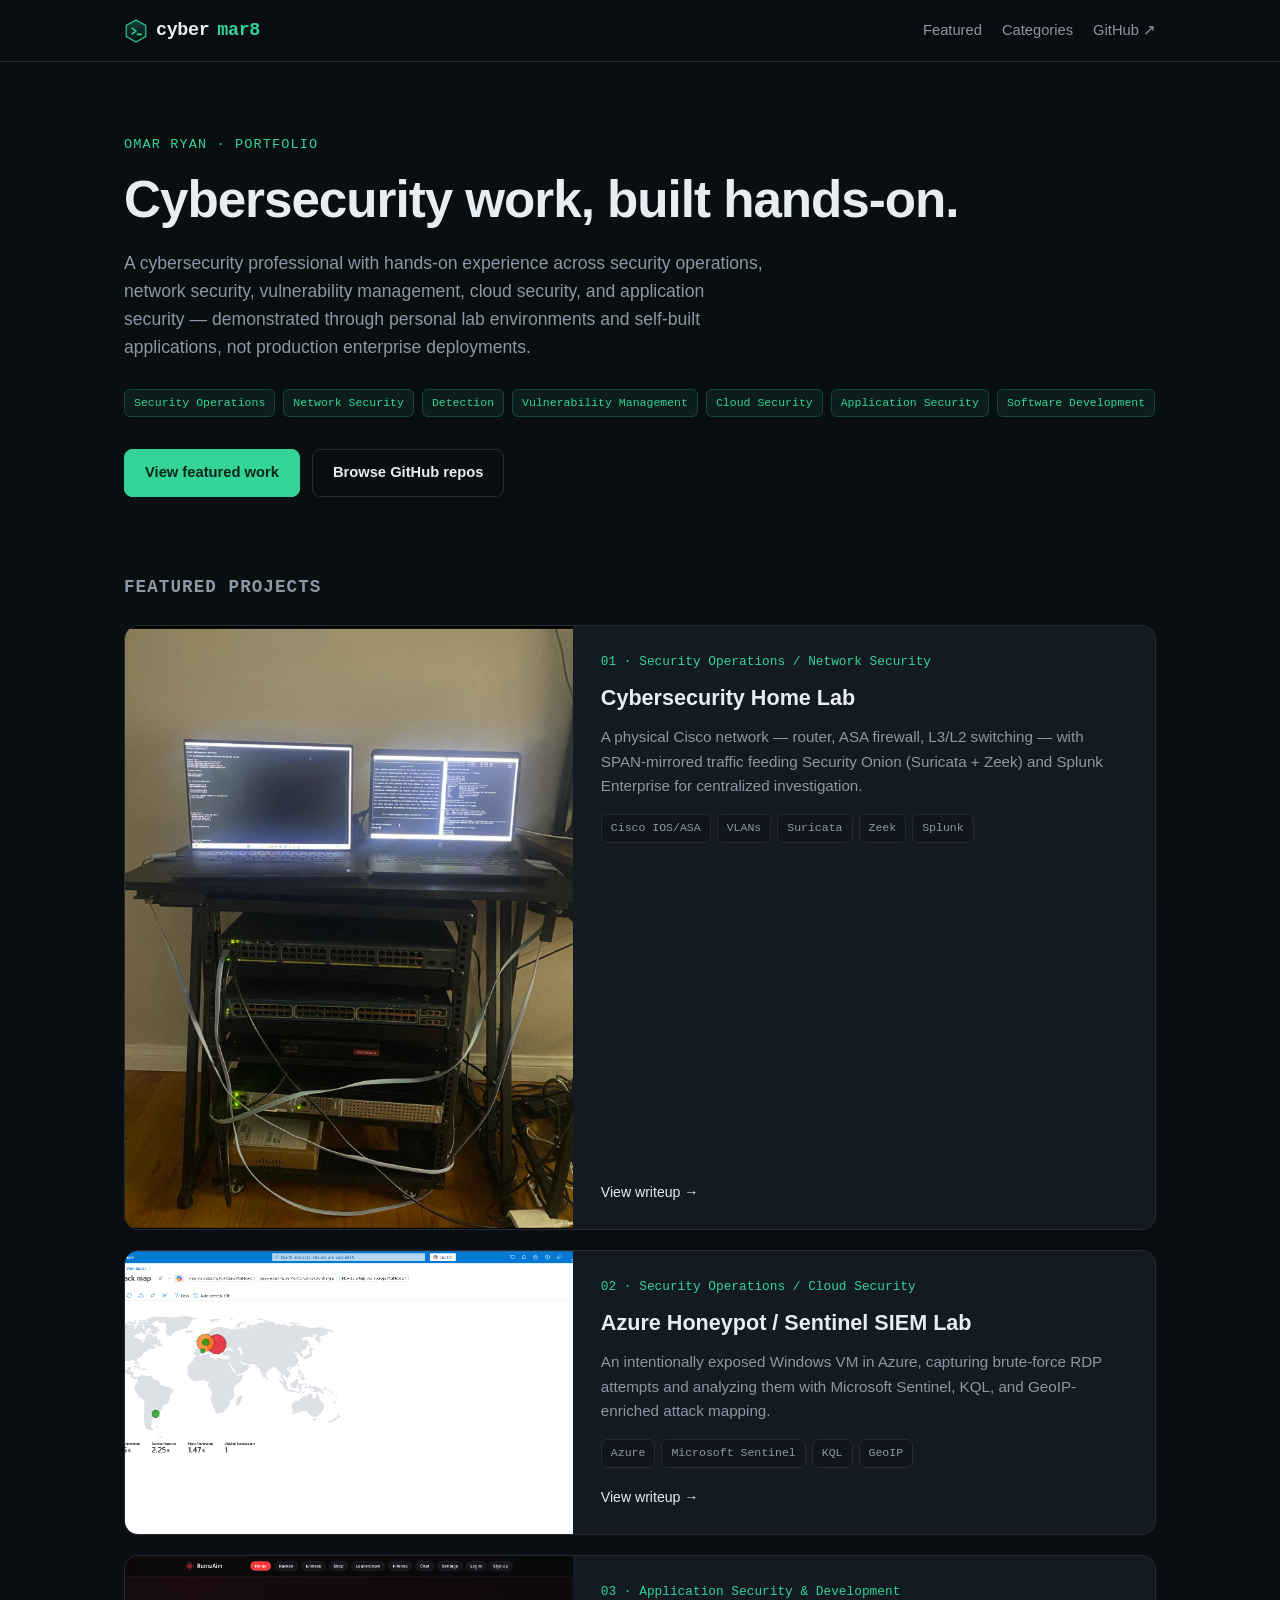
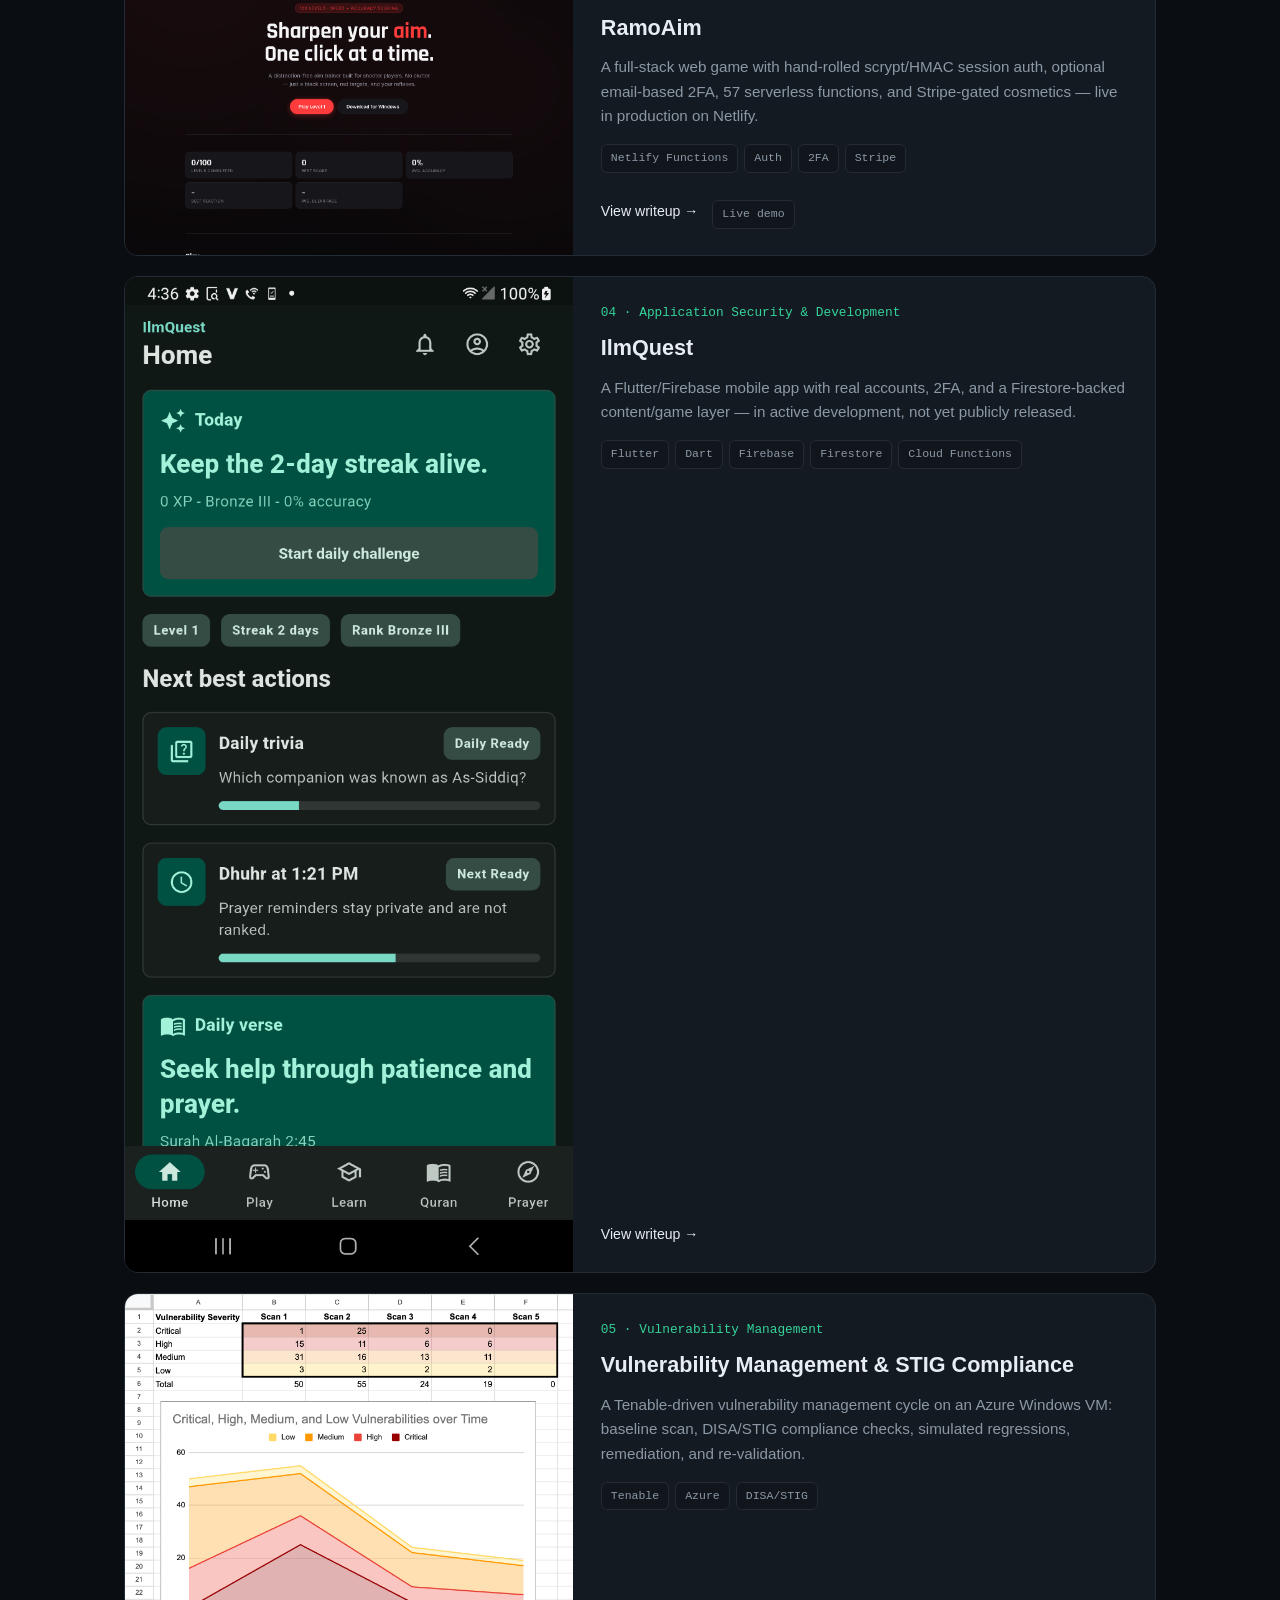
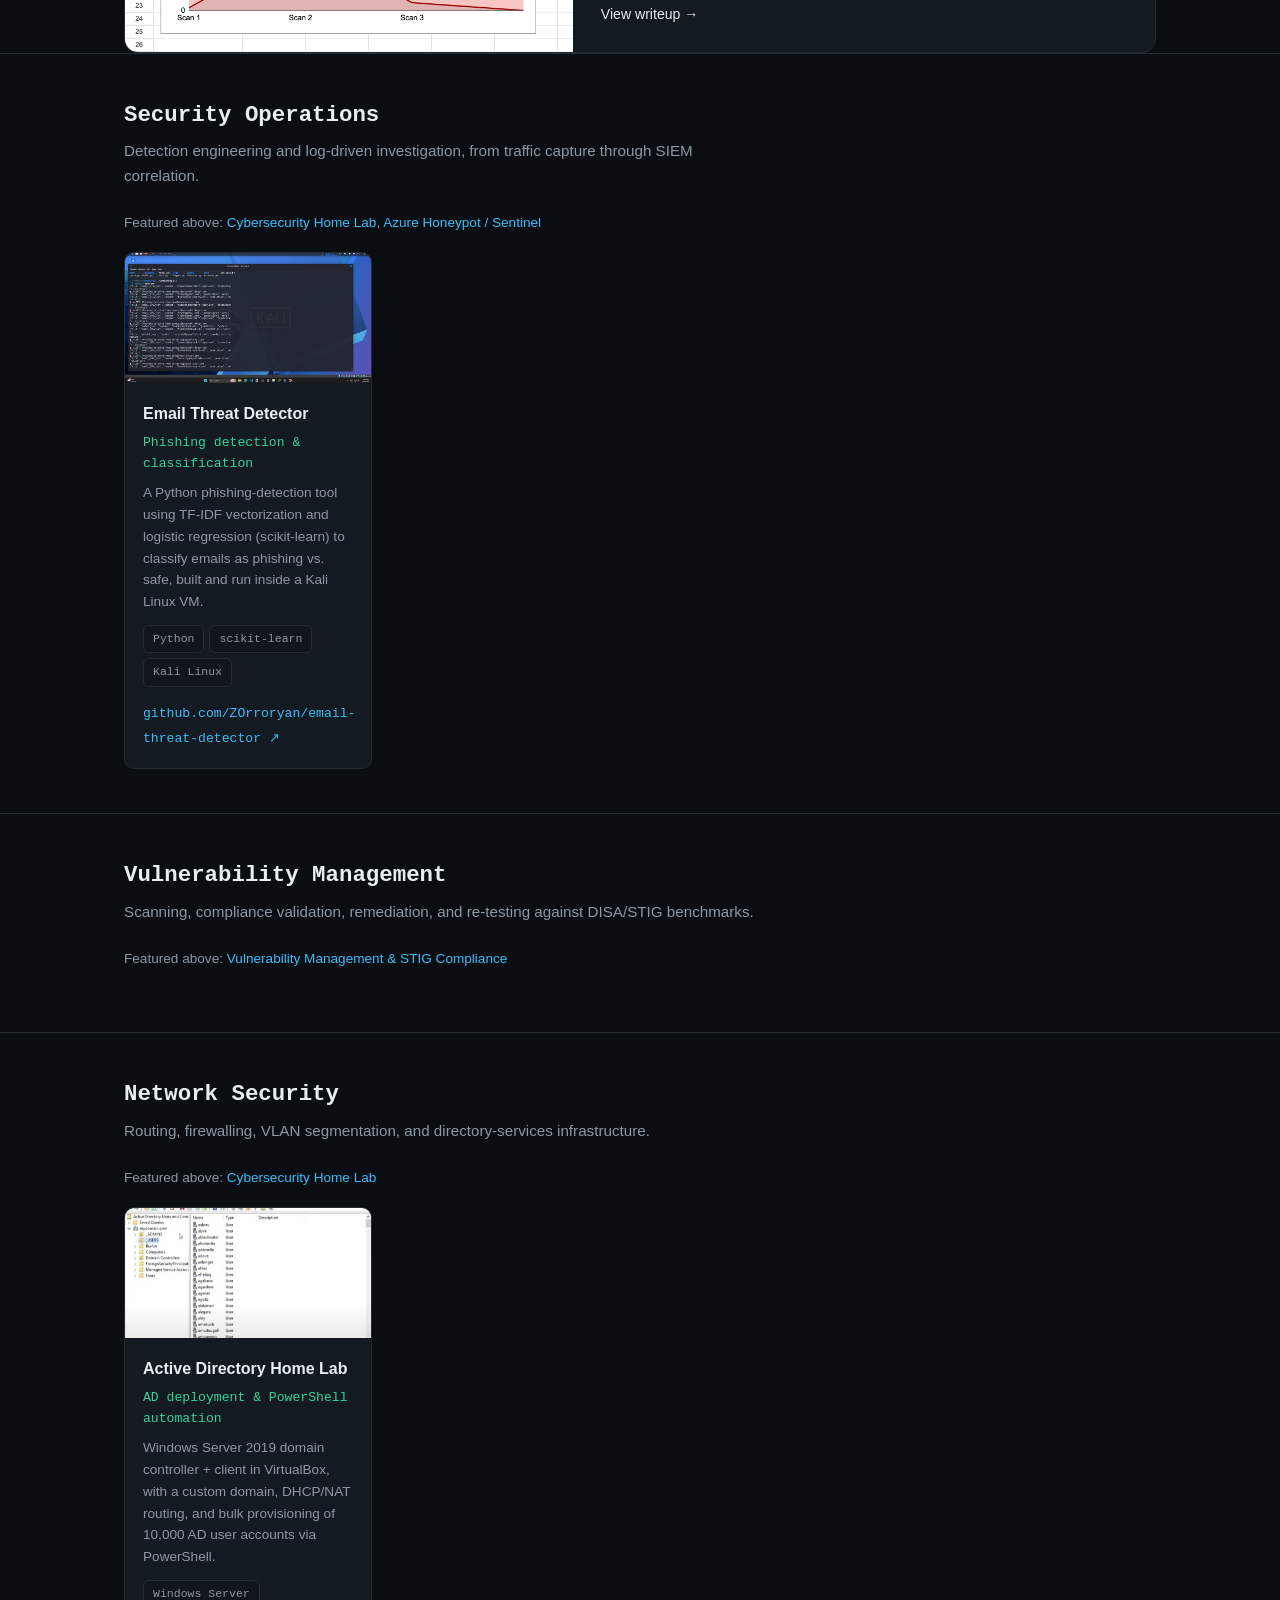
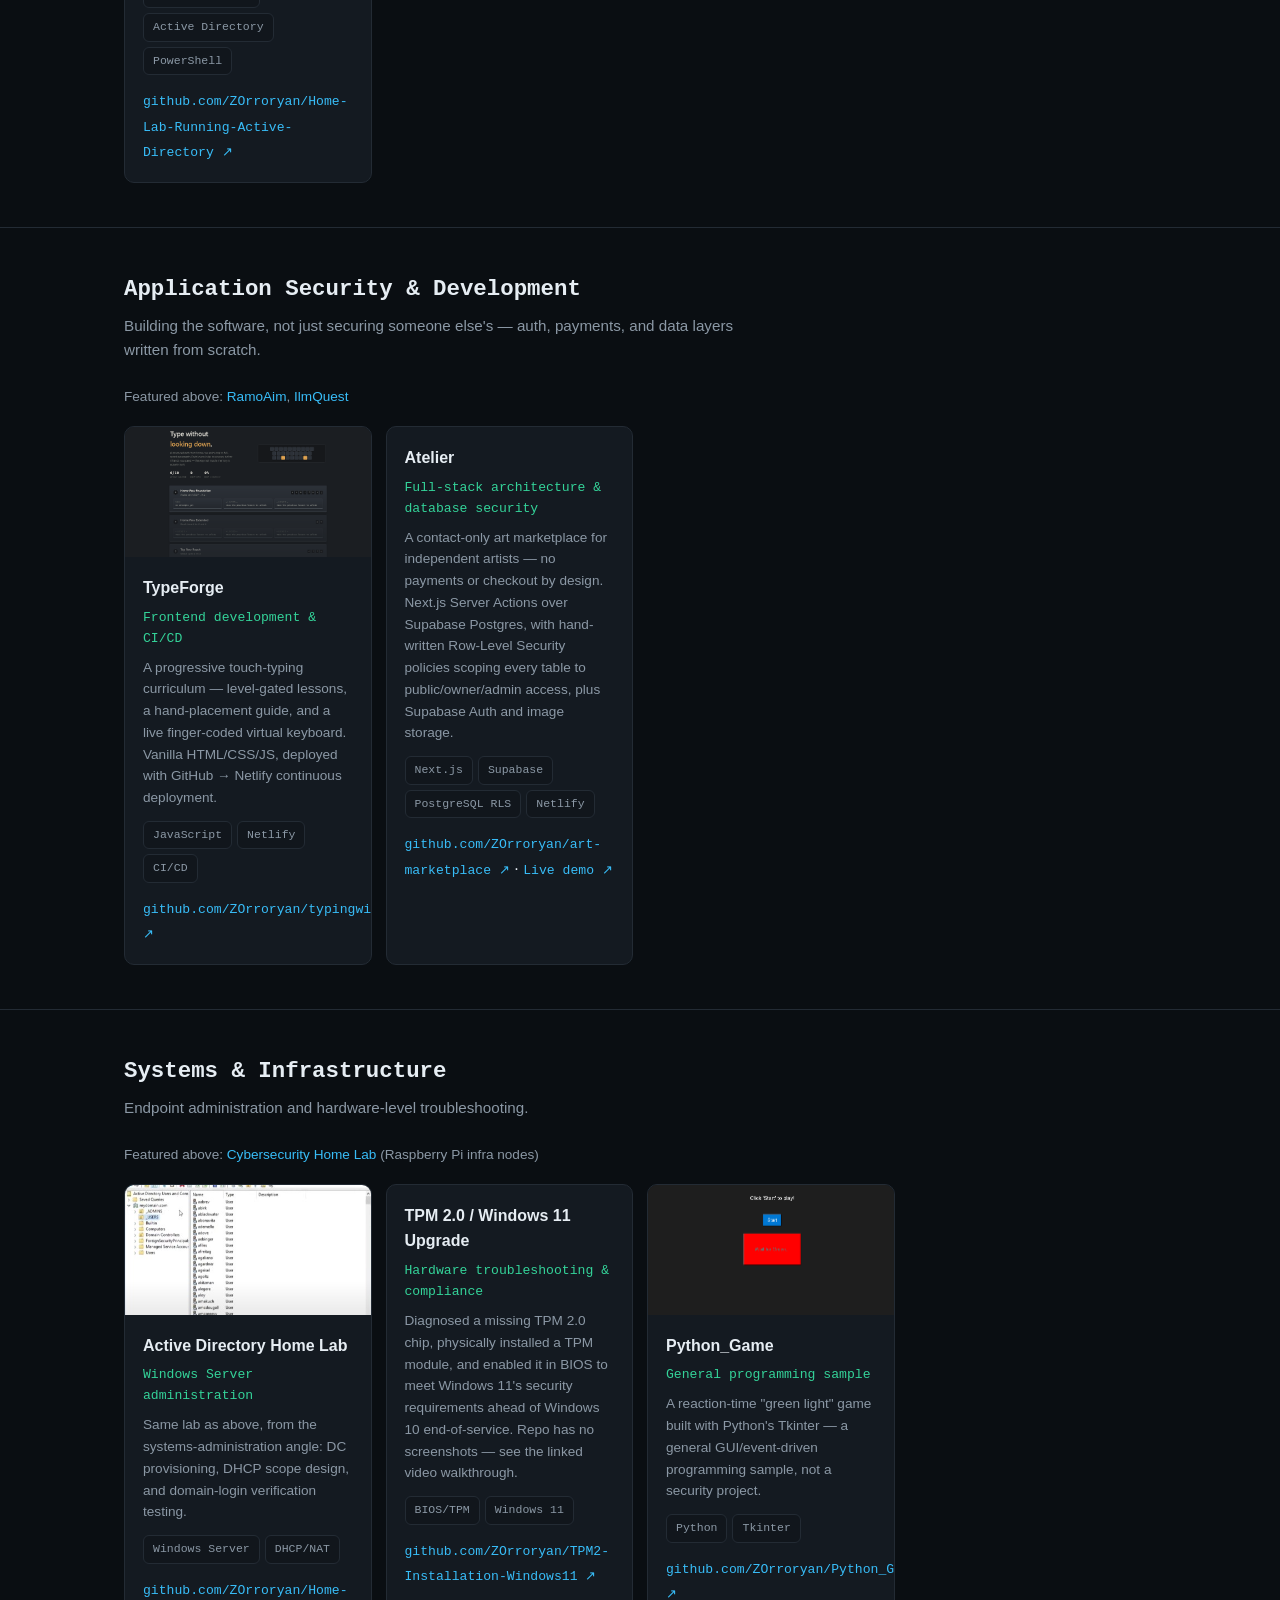
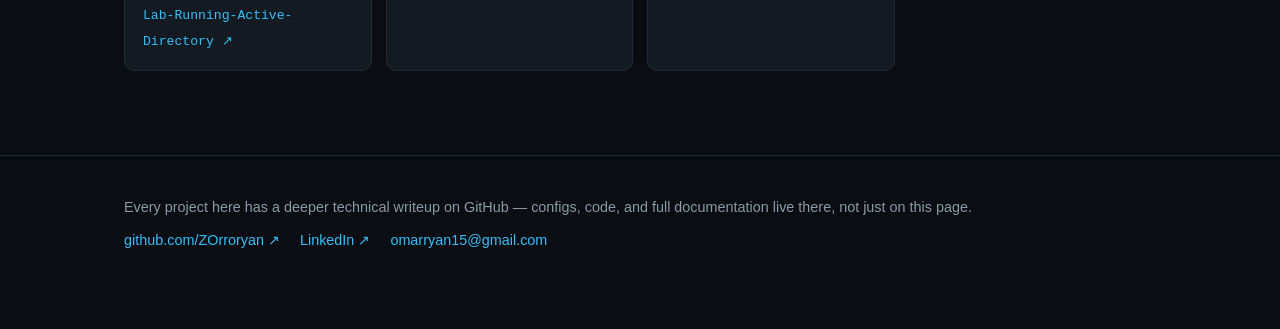
<file: index.html>
<!DOCTYPE html>
<html lang="en">
<head>
<meta charset="UTF-8" />
<meta name="viewport" content="width=device-width, initial-scale=1.0" />
<title>Omar Ryan — Cybersecurity Portfolio</title>
<meta name="description" content="Cybersecurity portfolio: security operations, network security, vulnerability management, cloud security, and application security work by Omar Ryan." />
<link rel="icon" href="logo.svg" type="image/svg+xml" />
<link rel="icon" href="favicon-32.png" sizes="32x32" type="image/png" />
<link rel="apple-touch-icon" href="apple-touch-icon.png" />
<link rel="stylesheet" href="styles.css" />
</head>
<body>

<header class="site">
  <div class="wrap">
    <div class="brand"><img class="brand-icon" src="logo.svg" alt="" />cyber<span>mar8</span></div>
    <nav class="site-nav">
      <a href="#featured">Featured</a>
      <a href="#security-operations">Categories</a>
      <a href="https://github.com/ZOrroryan" target="_blank" rel="noopener">GitHub ↗</a>
    </nav>
  </div>
</header>

<section class="hero">
  <div class="wrap">
    <div class="kicker">Omar Ryan · Portfolio</div>
    <h1>Cybersecurity work, built hands-on.</h1>
    <p class="lede">
      A cybersecurity professional with hands-on experience across security operations,
      network security, vulnerability management, cloud security, and application security —
      demonstrated through personal lab environments and self-built applications, not
      production enterprise deployments.
    </p>
    <div class="disciplines">
      <span class="tag accent">Security Operations</span>
      <span class="tag accent">Network Security</span>
      <span class="tag accent">Detection</span>
      <span class="tag accent">Vulnerability Management</span>
      <span class="tag accent">Cloud Security</span>
      <span class="tag accent">Application Security</span>
      <span class="tag accent">Software Development</span>
    </div>
    <div class="cta">
      <a class="btn primary" href="#featured">View featured work</a>
      <a class="btn ghost" href="https://github.com/ZOrroryan" target="_blank" rel="noopener">Browse GitHub repos</a>
    </div>
  </div>
</section>

<section id="featured" style="padding: 20px 0 0;">
  <div class="wrap">
    <h2 class="section-title">Featured projects</h2>
    <div class="featured-grid">

      <a class="featured-card" href="projects/home-lab.html" style="color: inherit;">
        <div class="thumb"><img src="images/home-lab/rack-build.png" alt="Physical Cisco rack: router, ASA firewall, and switches" /></div>
        <div class="body">
          <div class="num">01 · Security Operations / Network Security</div>
          <h3>Cybersecurity Home Lab</h3>
          <p>A physical Cisco network — router, ASA firewall, L3/L2 switching — with SPAN-mirrored traffic feeding Security Onion (Suricata + Zeek) and Splunk Enterprise for centralized investigation.</p>
          <div class="tags">
            <span class="tag">Cisco IOS/ASA</span><span class="tag">VLANs</span><span class="tag">Suricata</span><span class="tag">Zeek</span><span class="tag">Splunk</span>
          </div>
          <div class="links"><span>View writeup →</span></div>
        </div>
      </a>

      <a class="featured-card" href="projects/azure-honeypot.html" style="color: inherit;">
        <div class="thumb"><img src="images/azure-honeypot/attack-map.png" alt="Microsoft Sentinel workbook mapping honeypot attack origins" /></div>
        <div class="body">
          <div class="num">02 · Security Operations / Cloud Security</div>
          <h3>Azure Honeypot / Sentinel SIEM Lab</h3>
          <p>An intentionally exposed Windows VM in Azure, capturing brute-force RDP attempts and analyzing them with Microsoft Sentinel, KQL, and GeoIP-enriched attack mapping.</p>
          <div class="tags">
            <span class="tag">Azure</span><span class="tag">Microsoft Sentinel</span><span class="tag">KQL</span><span class="tag">GeoIP</span>
          </div>
          <div class="links"><span>View writeup →</span></div>
        </div>
      </a>

      <a class="featured-card" href="projects/ramoaim.html" style="color: inherit;">
        <div class="thumb"><img src="images/ramoaim/landing.png" alt="RamoAim landing page" /></div>
        <div class="body">
          <div class="num">03 · Application Security &amp; Development</div>
          <h3>RamoAim</h3>
          <p>A full-stack web game with hand-rolled scrypt/HMAC session auth, optional email-based 2FA, 57 serverless functions, and Stripe-gated cosmetics — live in production on Netlify.</p>
          <div class="tags">
            <span class="tag">Netlify Functions</span><span class="tag">Auth</span><span class="tag">2FA</span><span class="tag">Stripe</span>
          </div>
          <div class="links"><span>View writeup →</span> <span class="tag">Live demo</span></div>
        </div>
      </a>

      <a class="featured-card" href="projects/ilmquest.html" style="color: inherit;">
        <div class="thumb" style="background:#0a0e12;">
          <img src="images/ilmquest/home.png" alt="IlmQuest home screen on a physical test device" style="object-fit: contain;" />
        </div>
        <div class="body">
          <div class="num">04 · Application Security &amp; Development</div>
          <h3>IlmQuest</h3>
          <p>A Flutter/Firebase mobile app with real accounts, 2FA, and a Firestore-backed content/game layer — in active development, not yet publicly released.</p>
          <div class="tags">
            <span class="tag">Flutter</span><span class="tag">Dart</span><span class="tag">Firebase</span><span class="tag">Firestore</span><span class="tag">Cloud Functions</span>
          </div>
          <div class="links"><span>View writeup →</span></div>
        </div>
      </a>

      <a class="featured-card" href="projects/vuln-management.html" style="color: inherit;">
        <div class="thumb"><img src="images/vuln-mgmt/scan-trend.png" alt="Vulnerability count trend across four Tenable scans" /></div>
        <div class="body">
          <div class="num">05 · Vulnerability Management</div>
          <h3>Vulnerability Management &amp; STIG Compliance</h3>
          <p>A Tenable-driven vulnerability management cycle on an Azure Windows VM: baseline scan, DISA/STIG compliance checks, simulated regressions, remediation, and re-validation.</p>
          <div class="tags">
            <span class="tag">Tenable</span><span class="tag">Azure</span><span class="tag">DISA/STIG</span>
          </div>
          <div class="links"><span>View writeup →</span></div>
        </div>
      </a>

    </div>
  </div>
</section>

<section class="category" id="security-operations">
  <div class="wrap">
    <h2>Security Operations</h2>
    <p class="category-desc">Detection engineering and log-driven investigation, from traffic capture through SIEM correlation.</p>
    <p class="featured-ref">Featured above: <a href="projects/home-lab.html">Cybersecurity Home Lab</a>, <a href="projects/azure-honeypot.html">Azure Honeypot / Sentinel</a></p>
    <div class="project-grid">
      <div class="project-card">
        <div class="thumb"><img src="images/email-threat/detection-run.jpg" alt="Terminal output showing phishing detection alerts" /></div>
        <div class="card-body">
          <h4>Email Threat Detector</h4>
          <div class="skill">Phishing detection &amp; classification</div>
          <p>A Python phishing-detection tool using TF-IDF vectorization and logistic regression (scikit-learn) to classify emails as phishing vs. safe, built and run inside a Kali Linux VM.</p>
          <div class="tags"><span class="tag">Python</span><span class="tag">scikit-learn</span><span class="tag">Kali Linux</span></div>
          <a class="repo-link" href="https://github.com/ZOrroryan/email-threat-detector" target="_blank" rel="noopener">github.com/ZOrroryan/email-threat-detector ↗</a>
        </div>
      </div>
    </div>
  </div>
</section>

<section class="category" id="vulnerability-management">
  <div class="wrap">
    <h2>Vulnerability Management</h2>
    <p class="category-desc">Scanning, compliance validation, remediation, and re-testing against DISA/STIG benchmarks.</p>
    <p class="featured-ref">Featured above: <a href="projects/vuln-management.html">Vulnerability Management &amp; STIG Compliance</a></p>
  </div>
</section>

<section class="category" id="network-security">
  <div class="wrap">
    <h2>Network Security</h2>
    <p class="category-desc">Routing, firewalling, VLAN segmentation, and directory-services infrastructure.</p>
    <p class="featured-ref">Featured above: <a href="projects/home-lab.html">Cybersecurity Home Lab</a></p>
    <div class="project-grid">
      <div class="project-card">
        <div class="thumb"><img src="images/ad-lab/users-created.jpg" alt="Active Directory Users OU showing accounts created by script" /></div>
        <div class="card-body">
          <h4>Active Directory Home Lab</h4>
          <div class="skill">AD deployment &amp; PowerShell automation</div>
          <p>Windows Server 2019 domain controller + client in VirtualBox, with a custom domain, DHCP/NAT routing, and bulk provisioning of 10,000 AD user accounts via PowerShell.</p>
          <div class="tags"><span class="tag">Windows Server</span><span class="tag">Active Directory</span><span class="tag">PowerShell</span></div>
          <a class="repo-link" href="https://github.com/ZOrroryan/Home-Lab-Running-Active-Directory" target="_blank" rel="noopener">github.com/ZOrroryan/Home-Lab-Running-Active-Directory ↗</a>
        </div>
      </div>
    </div>
  </div>
</section>

<section class="category" id="application-security">
  <div class="wrap">
    <h2>Application Security &amp; Development</h2>
    <p class="category-desc">Building the software, not just securing someone else's — auth, payments, and data layers written from scratch.</p>
    <p class="featured-ref">Featured above: <a href="projects/ramoaim.html">RamoAim</a>, <a href="projects/ilmquest.html">IlmQuest</a></p>
    <div class="project-grid">
      <div class="project-card">
        <div class="thumb"><img src="images/typeforge/dashboard.png" alt="TypeForge level dashboard" /></div>
        <div class="card-body">
          <h4>TypeForge</h4>
          <div class="skill">Frontend development &amp; CI/CD</div>
          <p>A progressive touch-typing curriculum — level-gated lessons, a hand-placement guide, and a live finger-coded virtual keyboard. Vanilla HTML/CSS/JS, deployed with GitHub → Netlify continuous deployment.</p>
          <div class="tags"><span class="tag">JavaScript</span><span class="tag">Netlify</span><span class="tag">CI/CD</span></div>
          <a class="repo-link" href="https://github.com/ZOrroryan/typingwithramo" target="_blank" rel="noopener">github.com/ZOrroryan/typingwithramo ↗</a>
        </div>
      </div>
      <div class="project-card">
        <div class="card-body">
          <h4>Atelier</h4>
          <div class="skill">Full-stack architecture &amp; database security</div>
          <p>A contact-only art marketplace for independent artists — no payments or checkout by design. Next.js Server Actions over Supabase Postgres, with hand-written Row-Level Security policies scoping every table to public/owner/admin access, plus Supabase Auth and image storage.</p>
          <div class="tags"><span class="tag">Next.js</span><span class="tag">Supabase</span><span class="tag">PostgreSQL RLS</span><span class="tag">Netlify</span></div>
          <a class="repo-link" href="https://github.com/ZOrroryan/art-marketplace" target="_blank" rel="noopener">github.com/ZOrroryan/art-marketplace ↗</a>
          · <a class="repo-link" href="https://atelier-art-marketplace.netlify.app" target="_blank" rel="noopener">Live demo ↗</a>
        </div>
      </div>
    </div>
  </div>
</section>

<section class="category" id="systems-infrastructure">
  <div class="wrap">
    <h2>Systems &amp; Infrastructure</h2>
    <p class="category-desc">Endpoint administration and hardware-level troubleshooting.</p>
    <p class="featured-ref">Featured above: <a href="projects/home-lab.html">Cybersecurity Home Lab</a> (Raspberry Pi infra nodes)</p>
    <div class="project-grid">
      <div class="project-card">
        <div class="thumb"><img src="images/ad-lab/users-created.jpg" alt="Active Directory Users OU showing accounts created by script" /></div>
        <div class="card-body">
          <h4>Active Directory Home Lab</h4>
          <div class="skill">Windows Server administration</div>
          <p>Same lab as above, from the systems-administration angle: DC provisioning, DHCP scope design, and domain-login verification testing.</p>
          <div class="tags"><span class="tag">Windows Server</span><span class="tag">DHCP/NAT</span></div>
          <a class="repo-link" href="https://github.com/ZOrroryan/Home-Lab-Running-Active-Directory" target="_blank" rel="noopener">github.com/ZOrroryan/Home-Lab-Running-Active-Directory ↗</a>
        </div>
      </div>
      <div class="project-card">
        <div class="card-body">
          <h4>TPM 2.0 / Windows 11 Upgrade</h4>
          <div class="skill">Hardware troubleshooting &amp; compliance</div>
          <p>Diagnosed a missing TPM 2.0 chip, physically installed a TPM module, and enabled it in BIOS to meet Windows 11's security requirements ahead of Windows 10 end-of-service. Repo has no screenshots — see the linked video walkthrough.</p>
          <div class="tags"><span class="tag">BIOS/TPM</span><span class="tag">Windows 11</span></div>
          <a class="repo-link" href="https://github.com/ZOrroryan/TPM2-Installation-Windows11" target="_blank" rel="noopener">github.com/ZOrroryan/TPM2-Installation-Windows11 ↗</a>
        </div>
      </div>
      <div class="project-card">
        <div class="thumb"><img src="images/python-game/gameplay.png" alt="Python Green Light Game gameplay" /></div>
        <div class="card-body">
          <h4>Python_Game</h4>
          <div class="skill">General programming sample</div>
          <p>A reaction-time "green light" game built with Python's Tkinter — a general GUI/event-driven programming sample, not a security project.</p>
          <div class="tags"><span class="tag">Python</span><span class="tag">Tkinter</span></div>
          <a class="repo-link" href="https://github.com/ZOrroryan/Python_Game" target="_blank" rel="noopener">github.com/ZOrroryan/Python_Game ↗</a>
        </div>
      </div>
    </div>
  </div>
</section>

<footer class="site">
  <div class="wrap">
    <div>Every project here has a deeper technical writeup on GitHub — configs, code, and full documentation live there, not just on this page.</div>
    <div class="links">
      <a href="https://github.com/ZOrroryan" target="_blank" rel="noopener">github.com/ZOrroryan ↗</a>
      <a href="https://www.linkedin.com/in/omar-ryan-64547a224/" target="_blank" rel="noopener">LinkedIn ↗</a>
      <a href="mailto:omarryan15@gmail.com">omarryan15@gmail.com</a>
    </div>
  </div>
</footer>

<script src="background.js"></script>
</body>
</html>
</file>
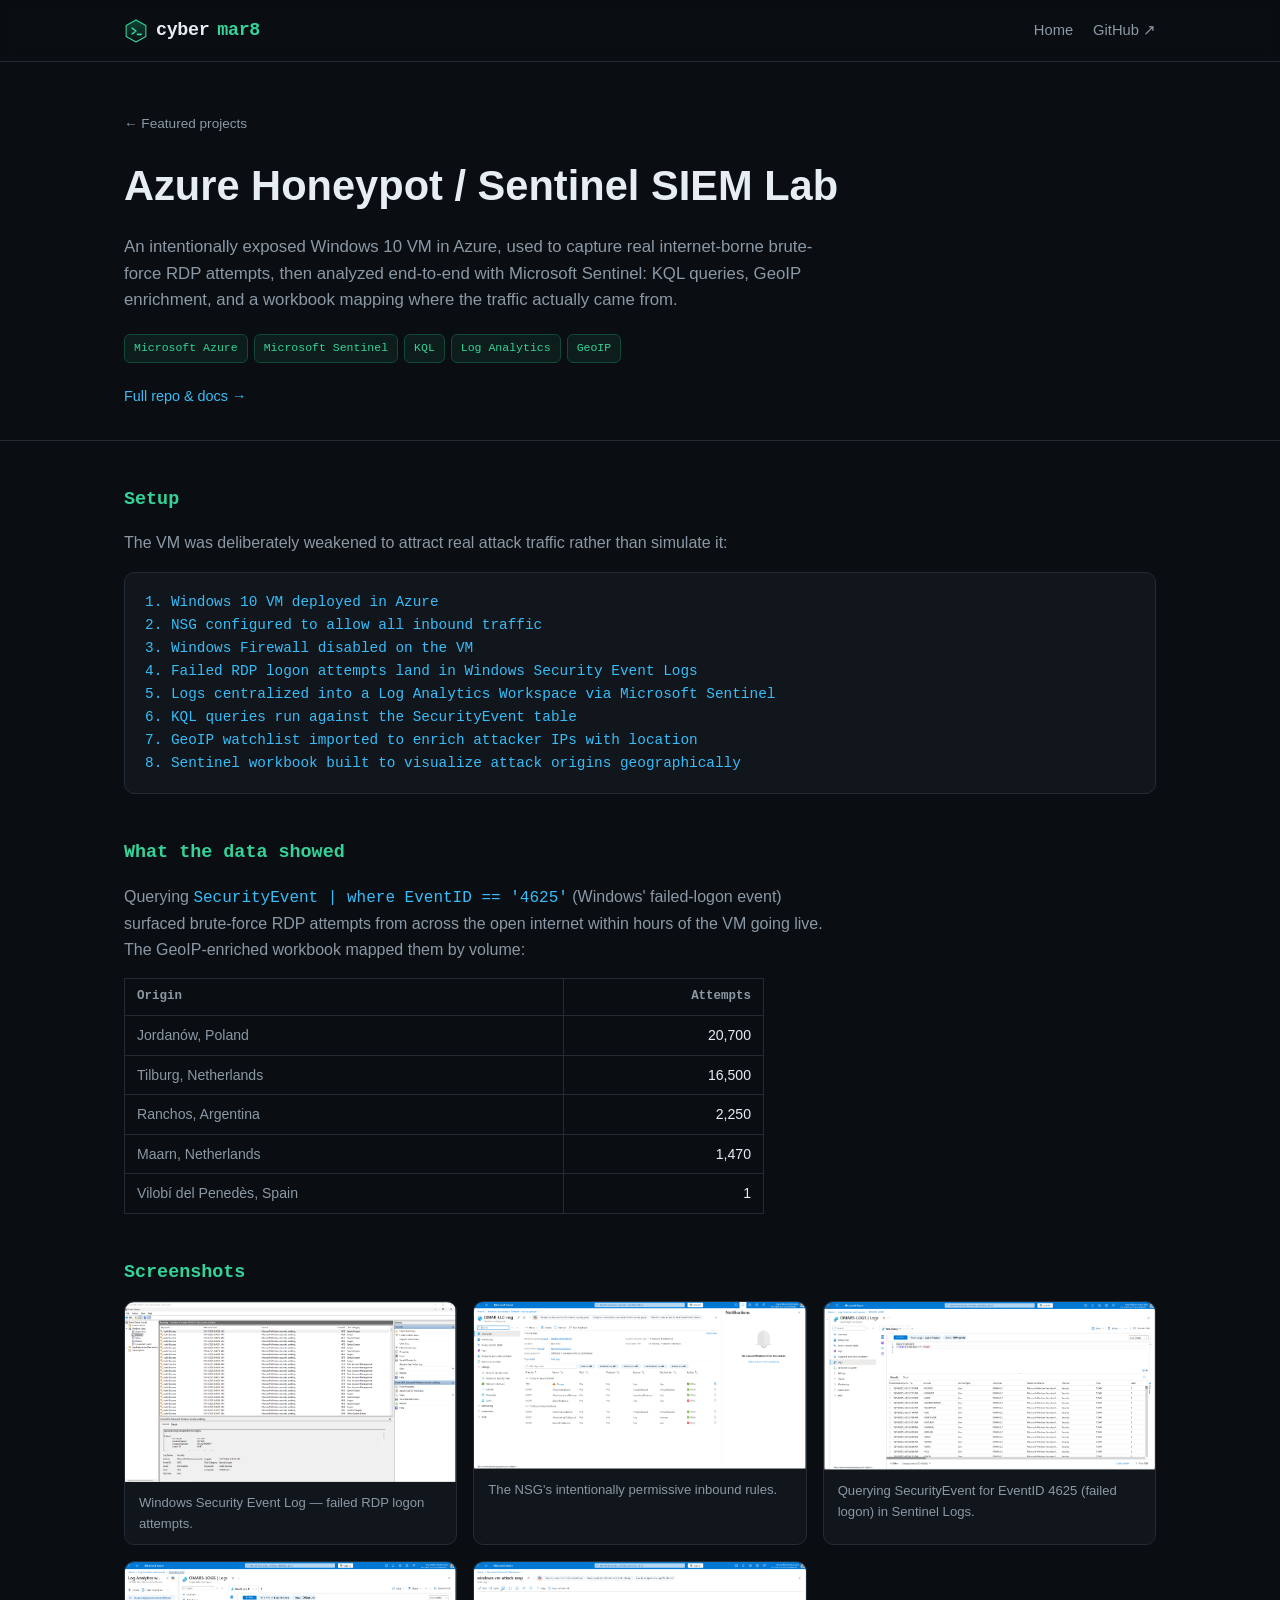
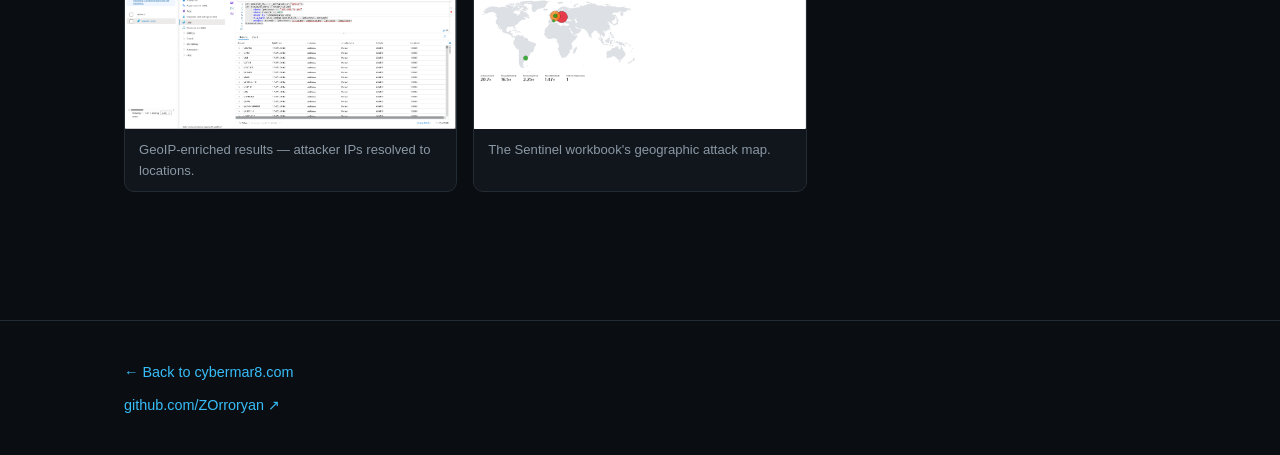
<file: projects/azure-honeypot.html>
<!DOCTYPE html>
<html lang="en">
<head>
<meta charset="UTF-8" />
<meta name="viewport" content="width=device-width, initial-scale=1.0" />
<title>Azure Honeypot / Sentinel SIEM Lab — Omar Ryan</title>
<link rel="icon" href="../logo.svg" type="image/svg+xml" />
<link rel="icon" href="../favicon-32.png" sizes="32x32" type="image/png" />
<link rel="apple-touch-icon" href="../apple-touch-icon.png" />
<link rel="stylesheet" href="../styles.css" />
</head>
<body>

<header class="site">
  <div class="wrap">
    <div class="brand"><img class="brand-icon" src="../logo.svg" alt="" />cyber<span>mar8</span></div>
    <nav class="site-nav">
      <a href="../index.html">Home</a>
      <a href="https://github.com/ZOrroryan/Azure-Honeypot-SIEM-Lab" target="_blank" rel="noopener">GitHub ↗</a>
    </nav>
  </div>
</header>

<section class="detail-hero">
  <div class="wrap">
    <a class="back" href="../index.html#featured">← Featured projects</a>
    <h1>Azure Honeypot / Sentinel SIEM Lab</h1>
    <p class="summary">
      An intentionally exposed Windows 10 VM in Azure, used to capture real internet-borne brute-force
      RDP attempts, then analyzed end-to-end with Microsoft Sentinel: KQL queries, GeoIP enrichment,
      and a workbook mapping where the traffic actually came from.
    </p>
    <div class="tags">
      <span class="tag accent">Microsoft Azure</span><span class="tag accent">Microsoft Sentinel</span>
      <span class="tag accent">KQL</span><span class="tag accent">Log Analytics</span><span class="tag accent">GeoIP</span>
    </div>
    <div class="meta-links">
      <a href="https://github.com/ZOrroryan/Azure-Honeypot-SIEM-Lab" target="_blank" rel="noopener">Full repo &amp; docs →</a>
    </div>
  </div>
</section>

<div class="detail-body">
  <div class="wrap">

    <section>
      <h2>Setup</h2>
      <p>The VM was deliberately weakened to attract real attack traffic rather than simulate it:</p>
      <div class="flow">1. Windows 10 VM deployed in Azure
2. NSG configured to allow all inbound traffic
3. Windows Firewall disabled on the VM
4. Failed RDP logon attempts land in Windows Security Event Logs
5. Logs centralized into a Log Analytics Workspace via Microsoft Sentinel
6. KQL queries run against the SecurityEvent table
7. GeoIP watchlist imported to enrich attacker IPs with location
8. Sentinel workbook built to visualize attack origins geographically</div>
    </section>

    <section>
      <h2>What the data showed</h2>
      <p>Querying <code style="font-family: var(--mono); color: var(--accent-2);">SecurityEvent | where EventID == '4625'</code> (Windows' failed-logon event) surfaced brute-force RDP attempts from across the open internet within hours of the VM going live. The GeoIP-enriched workbook mapped them by volume:</p>
      <table class="stat-table">
        <tr><th>Origin</th><th>Attempts</th></tr>
        <tr><td>Jordanów, Poland</td><td>20,700</td></tr>
        <tr><td>Tilburg, Netherlands</td><td>16,500</td></tr>
        <tr><td>Ranchos, Argentina</td><td>2,250</td></tr>
        <tr><td>Maarn, Netherlands</td><td>1,470</td></tr>
        <tr><td>Vilobí del Penedès, Spain</td><td>1</td></tr>
      </table>
    </section>

    <section>
      <h2>Screenshots</h2>
      <div class="shot-grid">
        <div class="shot">
          <img src="../images/azure-honeypot/event-logs.png" alt="Windows Security Event Viewer showing failed RDP logon attempts" />
          <div class="cap">Windows Security Event Log — failed RDP logon attempts.</div>
        </div>
        <div class="shot">
          <img src="../images/azure-honeypot/nsg-rules.png" alt="Azure Network Security Group allow-all inbound rules" />
          <div class="cap">The NSG's intentionally permissive inbound rules.</div>
        </div>
        <div class="shot">
          <img src="../images/azure-honeypot/kql-query.png" alt="KQL query against SecurityEvent for EventID 4625" />
          <div class="cap">Querying SecurityEvent for EventID 4625 (failed logon) in Sentinel Logs.</div>
        </div>
        <div class="shot">
          <img src="../images/azure-honeypot/geoip-query.png" alt="GeoIP-enriched query results" />
          <div class="cap">GeoIP-enriched results — attacker IPs resolved to locations.</div>
        </div>
        <div class="shot">
          <img src="../images/azure-honeypot/attack-map.png" alt="Sentinel workbook attack map" />
          <div class="cap">The Sentinel workbook's geographic attack map.</div>
        </div>
      </div>
    </section>

  </div>
</div>

<footer class="site">
  <div class="wrap">
    <div><a href="../index.html">← Back to cybermar8.com</a></div>
    <div class="links">
      <a href="https://github.com/ZOrroryan" target="_blank" rel="noopener">github.com/ZOrroryan ↗</a>
    </div>
  </div>
</footer>

<script src="../background.js"></script>
</body>
</html>
</file>
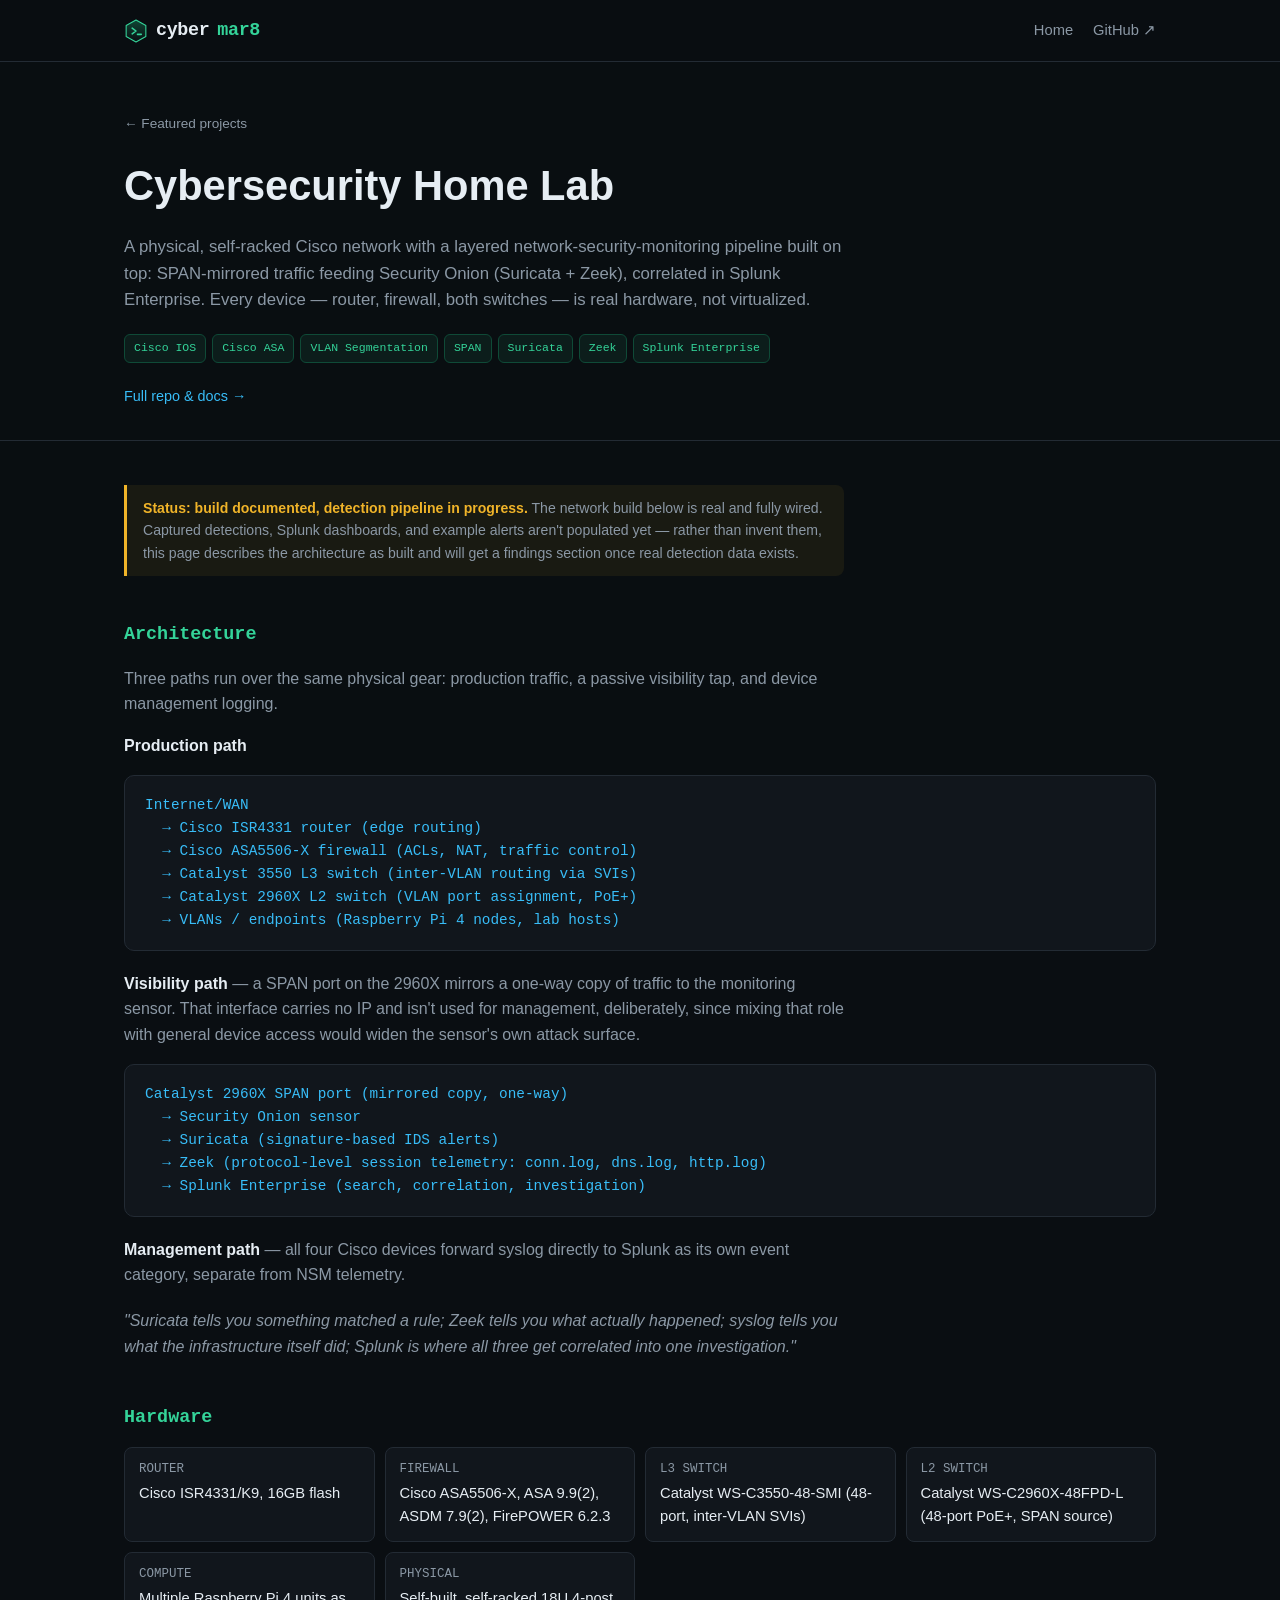
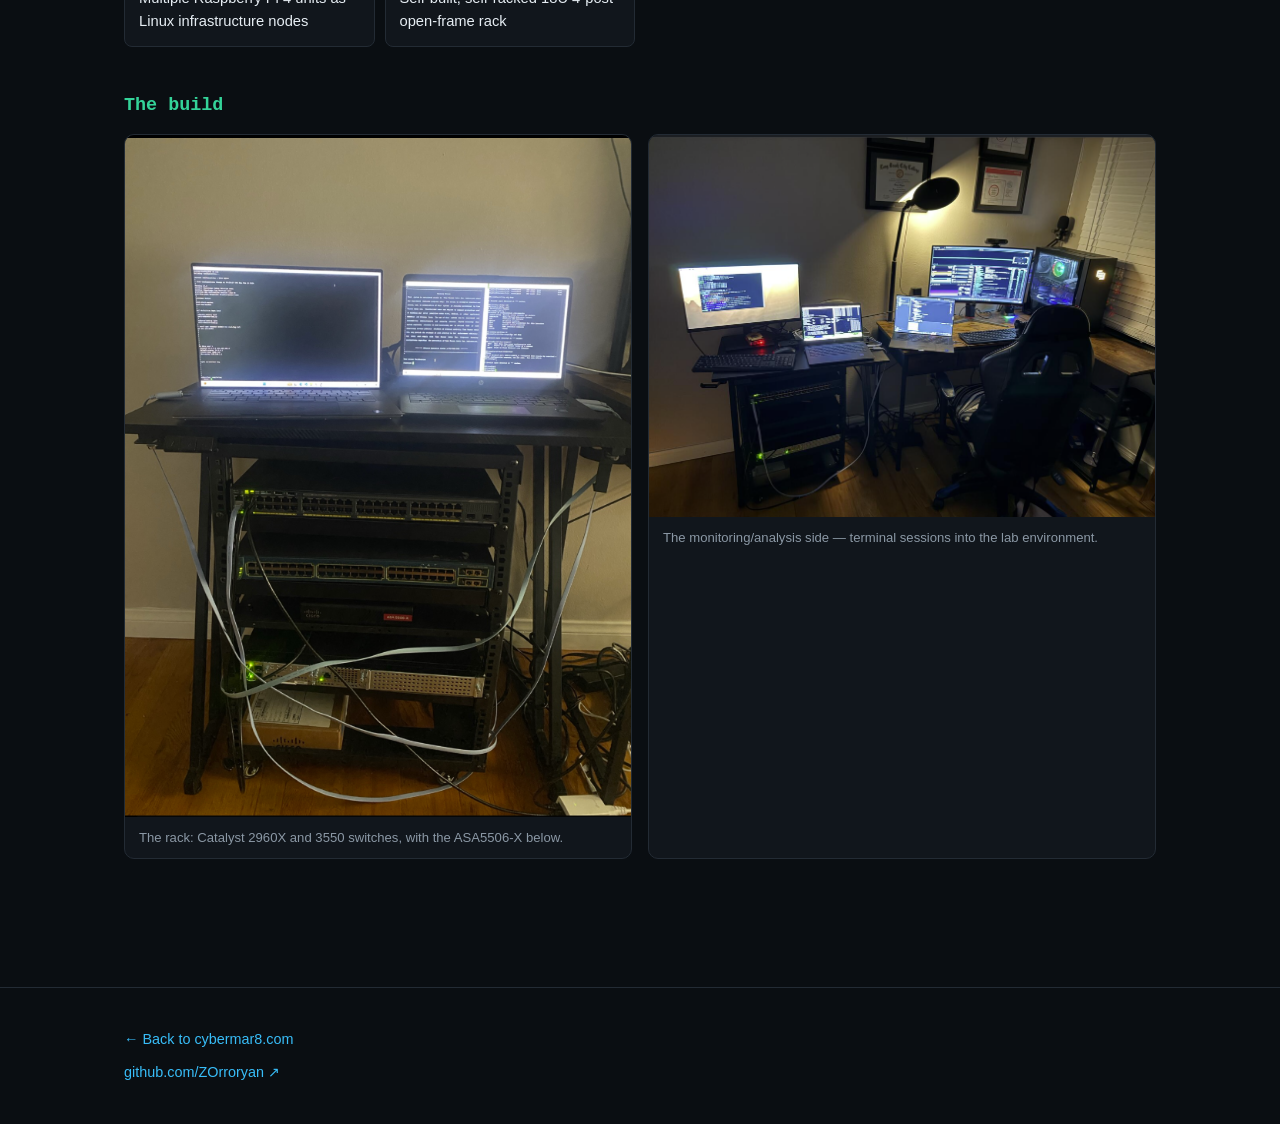
<file: projects/home-lab.html>
<!DOCTYPE html>
<html lang="en">
<head>
<meta charset="UTF-8" />
<meta name="viewport" content="width=device-width, initial-scale=1.0" />
<title>Cybersecurity Home Lab — Omar Ryan</title>
<link rel="icon" href="../logo.svg" type="image/svg+xml" />
<link rel="icon" href="../favicon-32.png" sizes="32x32" type="image/png" />
<link rel="apple-touch-icon" href="../apple-touch-icon.png" />
<link rel="stylesheet" href="../styles.css" />
</head>
<body>

<header class="site">
  <div class="wrap">
    <div class="brand"><img class="brand-icon" src="../logo.svg" alt="" />cyber<span>mar8</span></div>
    <nav class="site-nav">
      <a href="../index.html">Home</a>
      <a href="https://github.com/ZOrroryan/cybersecurity-home-lab" target="_blank" rel="noopener">GitHub ↗</a>
    </nav>
  </div>
</header>

<section class="detail-hero">
  <div class="wrap">
    <a class="back" href="../index.html#featured">← Featured projects</a>
    <h1>Cybersecurity Home Lab</h1>
    <p class="summary">
      A physical, self-racked Cisco network with a layered network-security-monitoring pipeline built on top:
      SPAN-mirrored traffic feeding Security Onion (Suricata + Zeek), correlated in Splunk Enterprise.
      Every device — router, firewall, both switches — is real hardware, not virtualized.
    </p>
    <div class="tags">
      <span class="tag accent">Cisco IOS</span><span class="tag accent">Cisco ASA</span>
      <span class="tag accent">VLAN Segmentation</span><span class="tag accent">SPAN</span>
      <span class="tag accent">Suricata</span><span class="tag accent">Zeek</span><span class="tag accent">Splunk Enterprise</span>
    </div>
    <div class="meta-links">
      <a href="https://github.com/ZOrroryan/cybersecurity-home-lab" target="_blank" rel="noopener">Full repo &amp; docs →</a>
    </div>
  </div>
</section>

<div class="detail-body">
  <div class="wrap">

    <section>
      <div class="note">
        <strong>Status: build documented, detection pipeline in progress.</strong>
        The network build below is real and fully wired. Captured detections, Splunk dashboards, and
        example alerts aren't populated yet — rather than invent them, this page describes the
        architecture as built and will get a findings section once real detection data exists.
      </div>
    </section>

    <section>
      <h2>Architecture</h2>
      <p>Three paths run over the same physical gear: production traffic, a passive visibility tap, and device management logging.</p>

      <p><strong>Production path</strong></p>
      <div class="flow">Internet/WAN
  → Cisco ISR4331 router (edge routing)
  → Cisco ASA5506-X firewall (ACLs, NAT, traffic control)
  → Catalyst 3550 L3 switch (inter-VLAN routing via SVIs)
  → Catalyst 2960X L2 switch (VLAN port assignment, PoE+)
  → VLANs / endpoints (Raspberry Pi 4 nodes, lab hosts)</div>

      <p style="margin-top:20px;"><strong>Visibility path</strong> — a SPAN port on the 2960X mirrors a one-way copy of traffic to the monitoring sensor. That interface carries no IP and isn't used for management, deliberately, since mixing that role with general device access would widen the sensor's own attack surface.</p>
      <div class="flow">Catalyst 2960X SPAN port (mirrored copy, one-way)
  → Security Onion sensor
  → Suricata (signature-based IDS alerts)
  → Zeek (protocol-level session telemetry: conn.log, dns.log, http.log)
  → Splunk Enterprise (search, correlation, investigation)</div>

      <p style="margin-top:20px;"><strong>Management path</strong> — all four Cisco devices forward syslog directly to Splunk as its own event category, separate from NSM telemetry.</p>

      <p style="margin-top:20px; font-style: italic;">"Suricata tells you something matched a rule; Zeek tells you what actually happened; syslog tells you what the infrastructure itself did; Splunk is where all three get correlated into one investigation."</p>
    </section>

    <section>
      <h2>Hardware</h2>
      <div class="specs">
        <div class="spec"><div class="k">ROUTER</div><div class="v">Cisco ISR4331/K9, 16GB flash</div></div>
        <div class="spec"><div class="k">FIREWALL</div><div class="v">Cisco ASA5506-X, ASA 9.9(2), ASDM 7.9(2), FirePOWER 6.2.3</div></div>
        <div class="spec"><div class="k">L3 SWITCH</div><div class="v">Catalyst WS-C3550-48-SMI (48-port, inter-VLAN SVIs)</div></div>
        <div class="spec"><div class="k">L2 SWITCH</div><div class="v">Catalyst WS-C2960X-48FPD-L (48-port PoE+, SPAN source)</div></div>
        <div class="spec"><div class="k">COMPUTE</div><div class="v">Multiple Raspberry Pi 4 units as Linux infrastructure nodes</div></div>
        <div class="spec"><div class="k">PHYSICAL</div><div class="v">Self-built, self-racked 18U 4-post open-frame rack</div></div>
      </div>
    </section>

    <section>
      <h2>The build</h2>
      <div class="shot-grid">
        <div class="shot">
          <img src="../images/home-lab/rack-build.png" alt="Rack build: Catalyst switches and ASA5506-X mounted" />
          <div class="cap">The rack: Catalyst 2960X and 3550 switches, with the ASA5506-X below.</div>
        </div>
        <div class="shot">
          <img src="../images/home-lab/overview.png" alt="Home lab workstation setup" />
          <div class="cap">The monitoring/analysis side — terminal sessions into the lab environment.</div>
        </div>
      </div>
    </section>

  </div>
</div>

<footer class="site">
  <div class="wrap">
    <div><a href="../index.html">← Back to cybermar8.com</a></div>
    <div class="links">
      <a href="https://github.com/ZOrroryan" target="_blank" rel="noopener">github.com/ZOrroryan ↗</a>
    </div>
  </div>
</footer>

<script src="../background.js"></script>
</body>
</html>
</file>
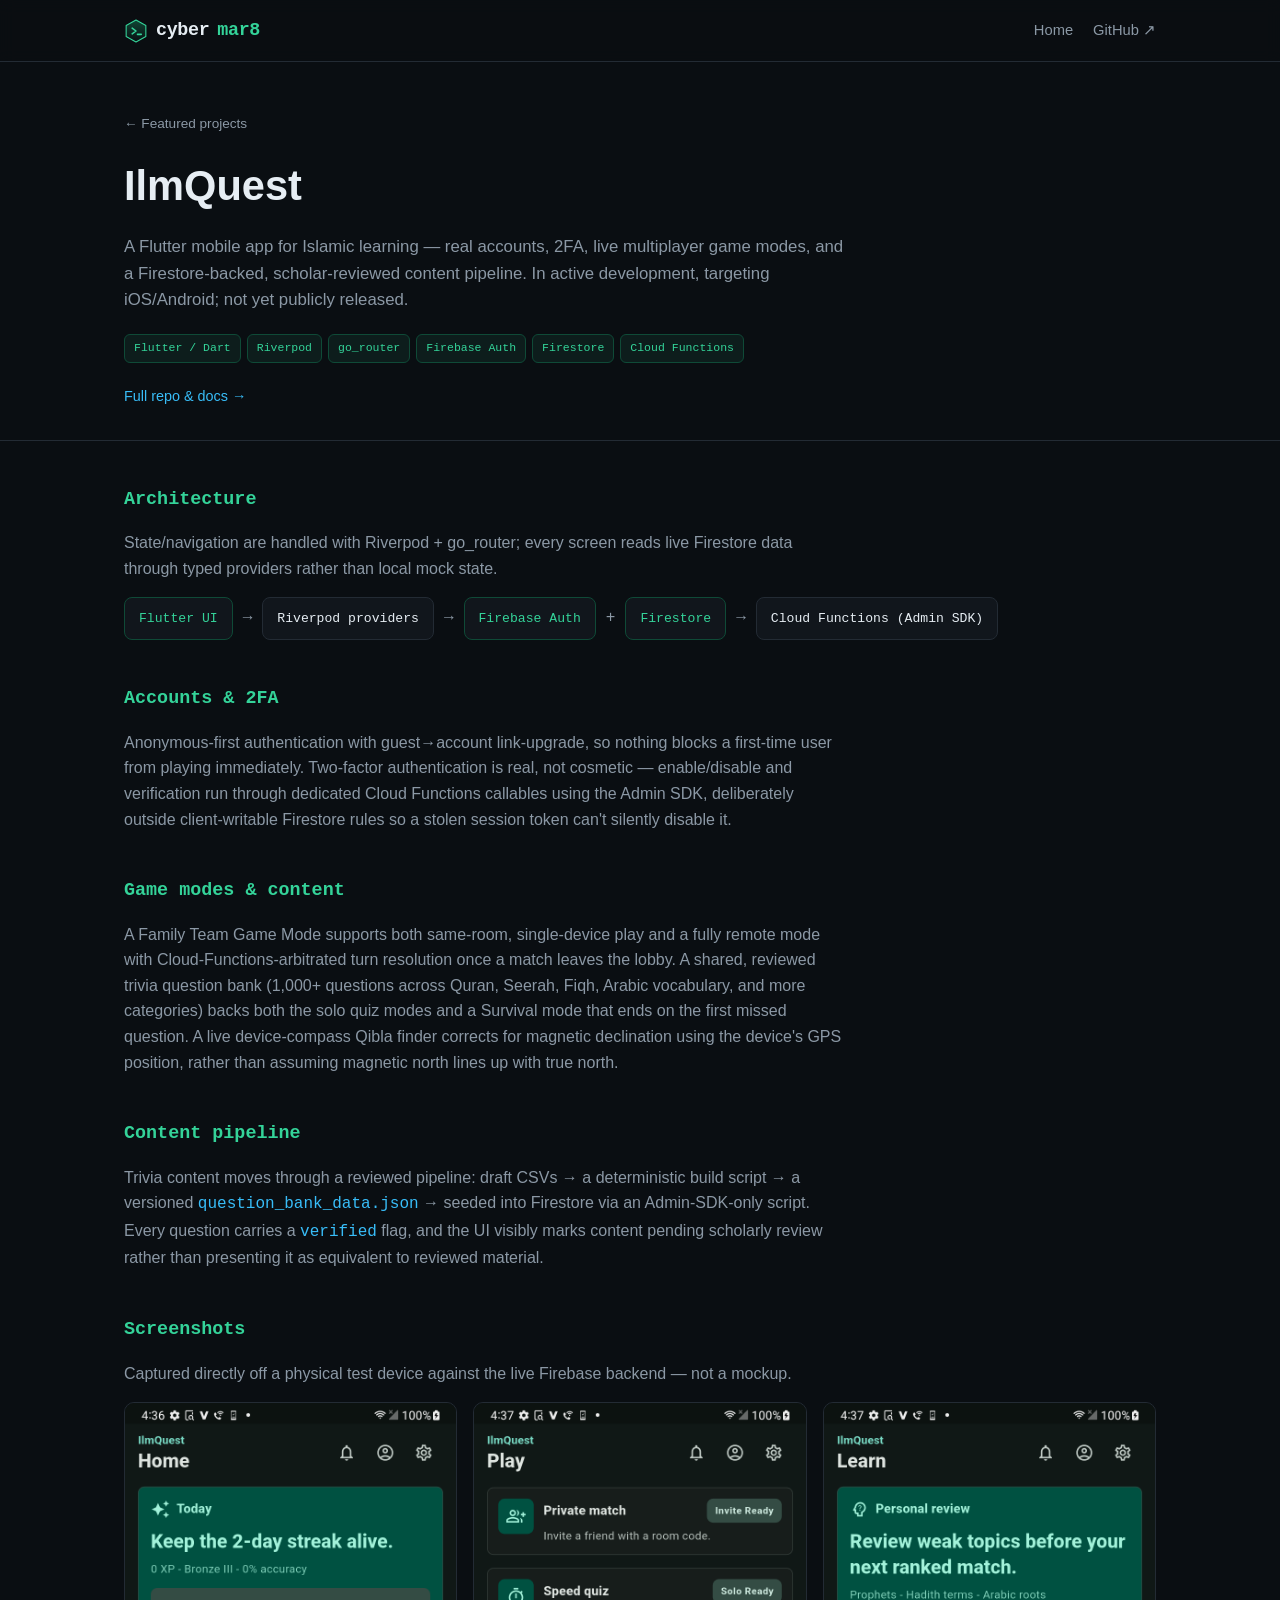
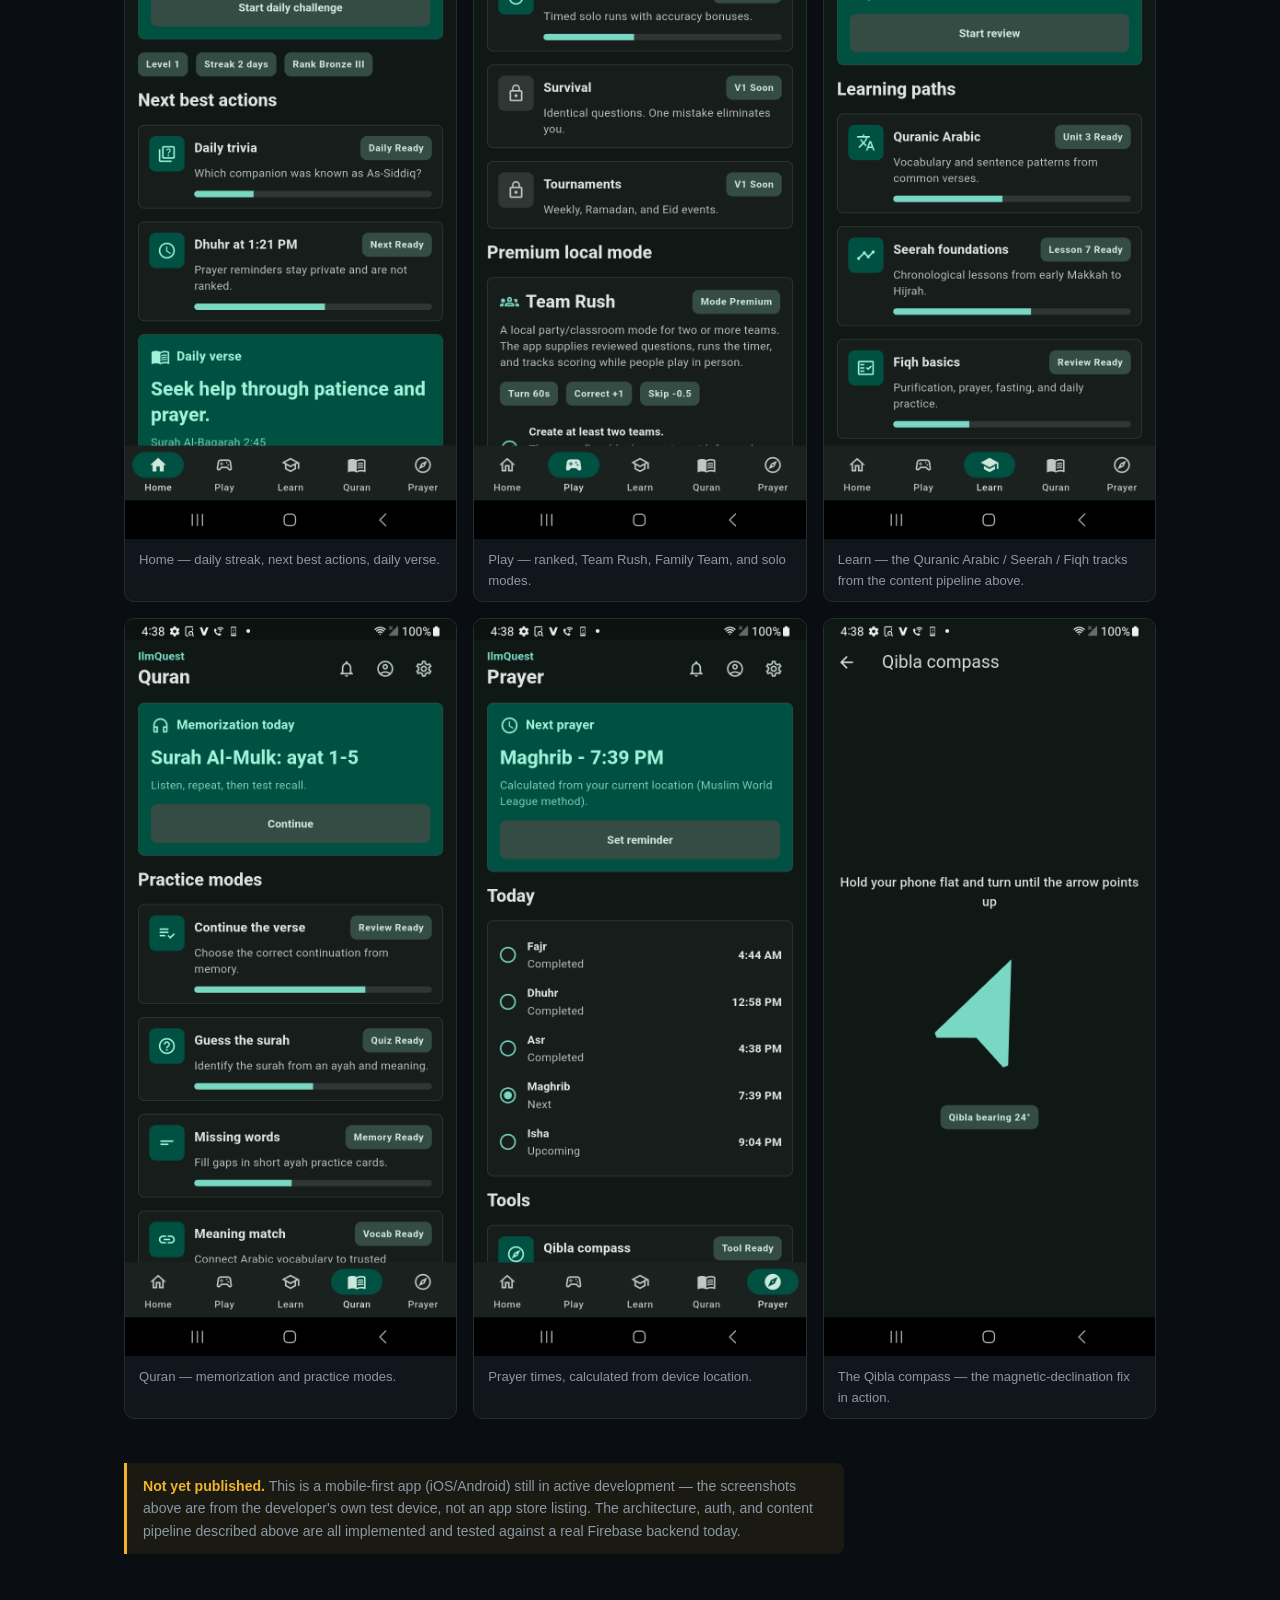
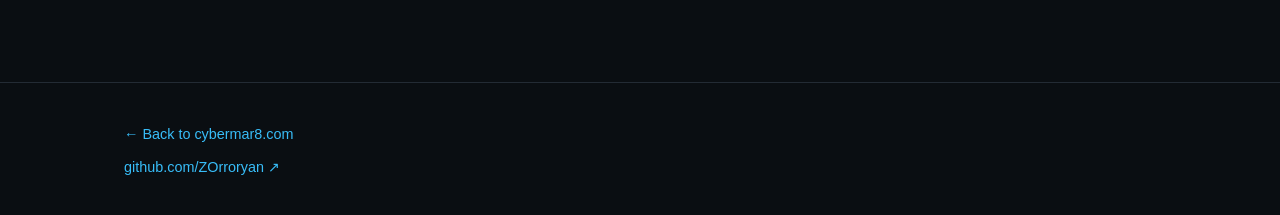
<file: projects/ilmquest.html>
<!DOCTYPE html>
<html lang="en">
<head>
<meta charset="UTF-8" />
<meta name="viewport" content="width=device-width, initial-scale=1.0" />
<title>IlmQuest — Omar Ryan</title>
<link rel="icon" href="../logo.svg" type="image/svg+xml" />
<link rel="icon" href="../favicon-32.png" sizes="32x32" type="image/png" />
<link rel="apple-touch-icon" href="../apple-touch-icon.png" />
<link rel="stylesheet" href="../styles.css" />
</head>
<body>

<header class="site">
  <div class="wrap">
    <div class="brand"><img class="brand-icon" src="../logo.svg" alt="" />cyber<span>mar8</span></div>
    <nav class="site-nav">
      <a href="../index.html">Home</a>
      <a href="https://github.com/ZOrroryan/islamic_learning_app" target="_blank" rel="noopener">GitHub ↗</a>
    </nav>
  </div>
</header>

<section class="detail-hero">
  <div class="wrap">
    <a class="back" href="../index.html#featured">← Featured projects</a>
    <h1>IlmQuest</h1>
    <p class="summary">
      A Flutter mobile app for Islamic learning — real accounts, 2FA, live multiplayer game modes, and a
      Firestore-backed, scholar-reviewed content pipeline. In active development, targeting iOS/Android;
      not yet publicly released.
    </p>
    <div class="tags">
      <span class="tag accent">Flutter / Dart</span><span class="tag accent">Riverpod</span>
      <span class="tag accent">go_router</span><span class="tag accent">Firebase Auth</span>
      <span class="tag accent">Firestore</span><span class="tag accent">Cloud Functions</span>
    </div>
    <div class="meta-links">
      <a href="https://github.com/ZOrroryan/islamic_learning_app" target="_blank" rel="noopener">Full repo &amp; docs →</a>
    </div>
  </div>
</section>

<div class="detail-body">
  <div class="wrap">

    <section>
      <h2>Architecture</h2>
      <p style="margin-bottom:16px;">State/navigation are handled with Riverpod + go_router; every screen reads live Firestore data through typed providers rather than local mock state.</p>
      <div class="arch-diagram">
        <div class="arch-node accent">Flutter UI</div>
        <div class="arch-arrow">→</div>
        <div class="arch-node">Riverpod providers</div>
        <div class="arch-arrow">→</div>
        <div class="arch-node accent">Firebase Auth</div>
        <div class="arch-arrow">+</div>
        <div class="arch-node accent">Firestore</div>
        <div class="arch-arrow">→</div>
        <div class="arch-node">Cloud Functions (Admin SDK)</div>
      </div>
    </section>

    <section>
      <h2>Accounts &amp; 2FA</h2>
      <p>Anonymous-first authentication with guest→account link-upgrade, so nothing blocks a first-time user from playing immediately. Two-factor authentication is real, not cosmetic — enable/disable and verification run through dedicated Cloud Functions callables using the Admin SDK, deliberately outside client-writable Firestore rules so a stolen session token can't silently disable it.</p>
    </section>

    <section>
      <h2>Game modes &amp; content</h2>
      <p>A Family Team Game Mode supports both same-room, single-device play and a fully remote mode with Cloud-Functions-arbitrated turn resolution once a match leaves the lobby. A shared, reviewed trivia question bank (1,000+ questions across Quran, Seerah, Fiqh, Arabic vocabulary, and more categories) backs both the solo quiz modes and a Survival mode that ends on the first missed question. A live device-compass Qibla finder corrects for magnetic declination using the device's GPS position, rather than assuming magnetic north lines up with true north.</p>
    </section>

    <section>
      <h2>Content pipeline</h2>
      <p>Trivia content moves through a reviewed pipeline: draft CSVs → a deterministic build script → a versioned <code style="font-family: var(--mono); color: var(--accent-2);">question_bank_data.json</code> → seeded into Firestore via an Admin-SDK-only script. Every question carries a <code style="font-family: var(--mono); color: var(--accent-2);">verified</code> flag, and the UI visibly marks content pending scholarly review rather than presenting it as equivalent to reviewed material.</p>
    </section>

    <section>
      <h2>Screenshots</h2>
      <p style="margin-bottom:16px;">Captured directly off a physical test device against the live Firebase backend — not a mockup.</p>
      <div class="shot-grid">
        <div class="shot">
          <img src="../images/ilmquest/home.png" alt="IlmQuest home screen: daily streak, trivia, and prayer reminder" />
          <div class="cap">Home — daily streak, next best actions, daily verse.</div>
        </div>
        <div class="shot">
          <img src="../images/ilmquest/play.png" alt="IlmQuest play modes list" />
          <div class="cap">Play — ranked, Team Rush, Family Team, and solo modes.</div>
        </div>
        <div class="shot">
          <img src="../images/ilmquest/learn.png" alt="IlmQuest learn screen with Quranic Arabic, Seerah, and Fiqh tracks" />
          <div class="cap">Learn — the Quranic Arabic / Seerah / Fiqh tracks from the content pipeline above.</div>
        </div>
        <div class="shot">
          <img src="../images/ilmquest/quran.png" alt="IlmQuest Quran practice modes" />
          <div class="cap">Quran — memorization and practice modes.</div>
        </div>
        <div class="shot">
          <img src="../images/ilmquest/prayer.png" alt="IlmQuest prayer times screen" />
          <div class="cap">Prayer times, calculated from device location.</div>
        </div>
        <div class="shot">
          <img src="../images/ilmquest/qibla.png" alt="IlmQuest Qibla compass showing bearing" />
          <div class="cap">The Qibla compass — the magnetic-declination fix in action.</div>
        </div>
      </div>
    </section>

    <section>
      <div class="note">
        <strong>Not yet published.</strong> This is a mobile-first app (iOS/Android) still in active
        development — the screenshots above are from the developer's own test device, not an app store
        listing. The architecture, auth, and content pipeline described above are all implemented and
        tested against a real Firebase backend today.
      </div>
    </section>

  </div>
</div>

<footer class="site">
  <div class="wrap">
    <div><a href="../index.html">← Back to cybermar8.com</a></div>
    <div class="links">
      <a href="https://github.com/ZOrroryan" target="_blank" rel="noopener">github.com/ZOrroryan ↗</a>
    </div>
  </div>
</footer>

<script src="../background.js"></script>
</body>
</html>
</file>
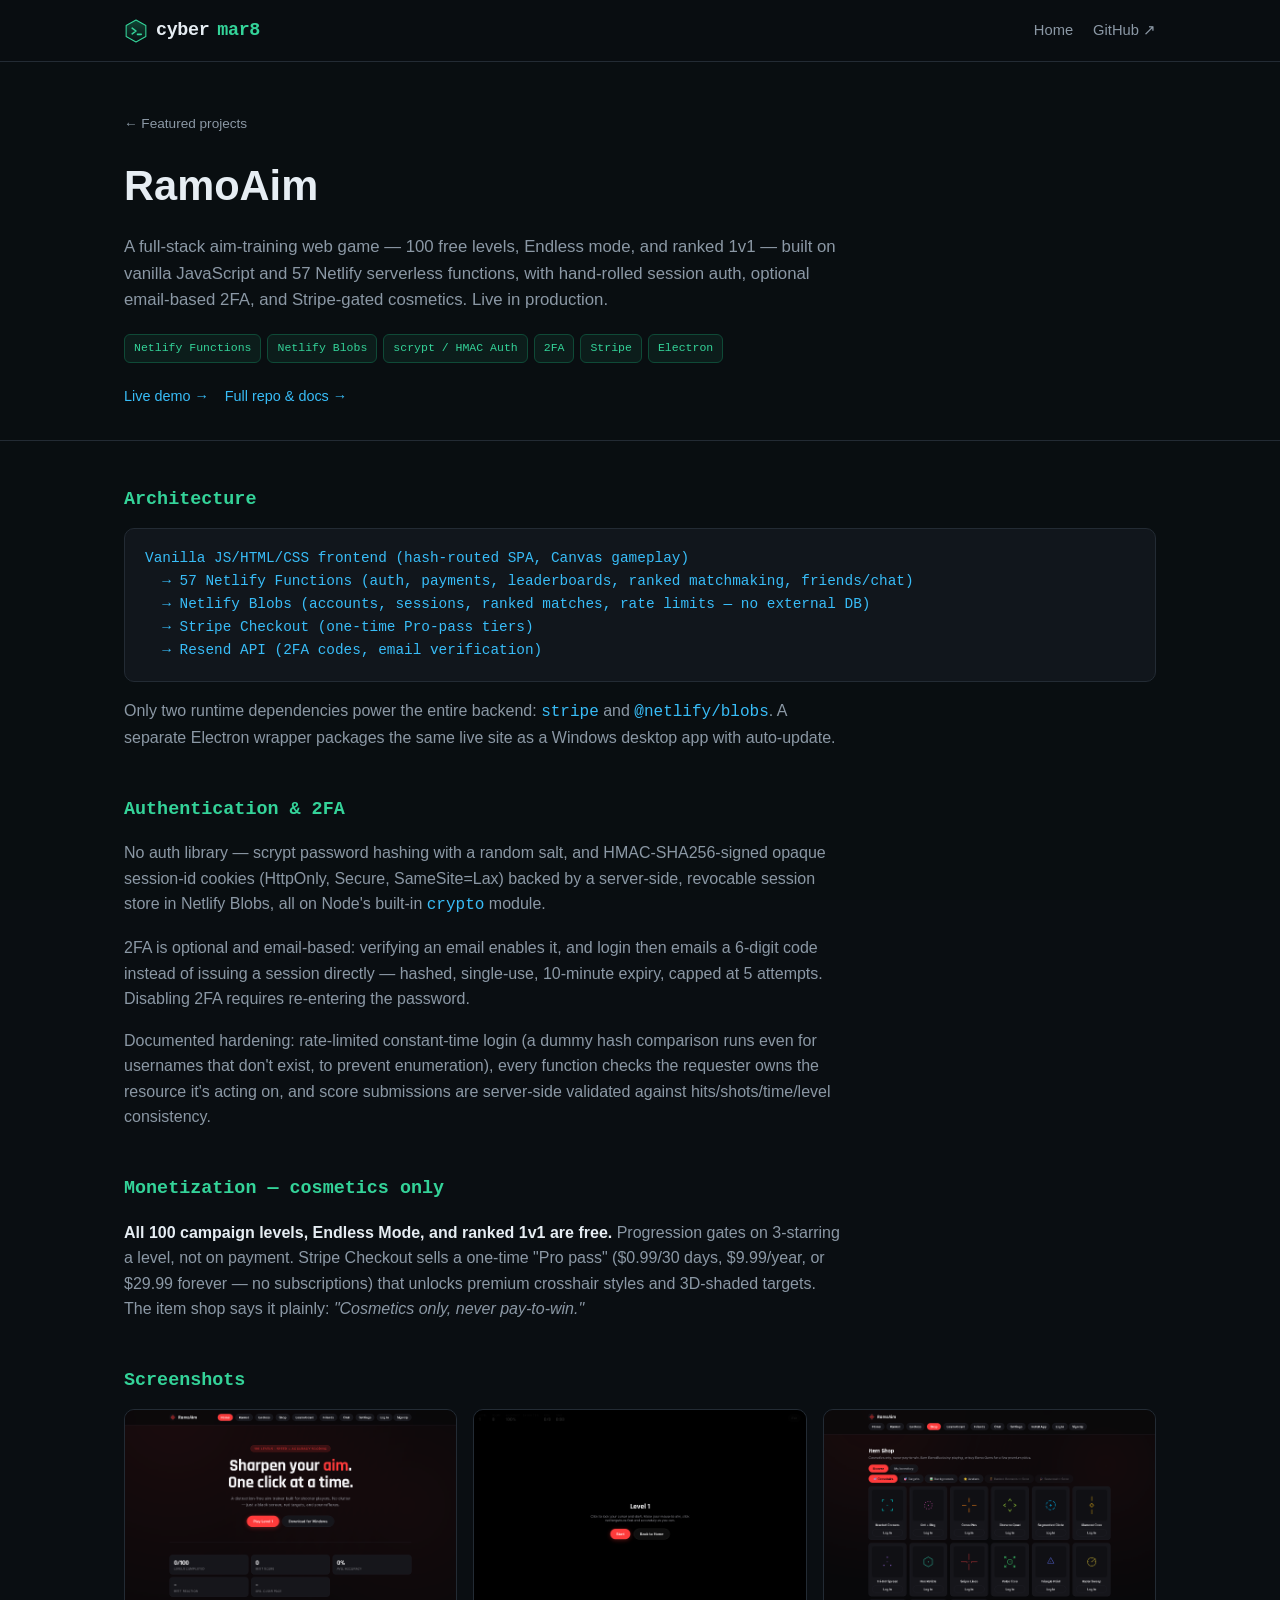
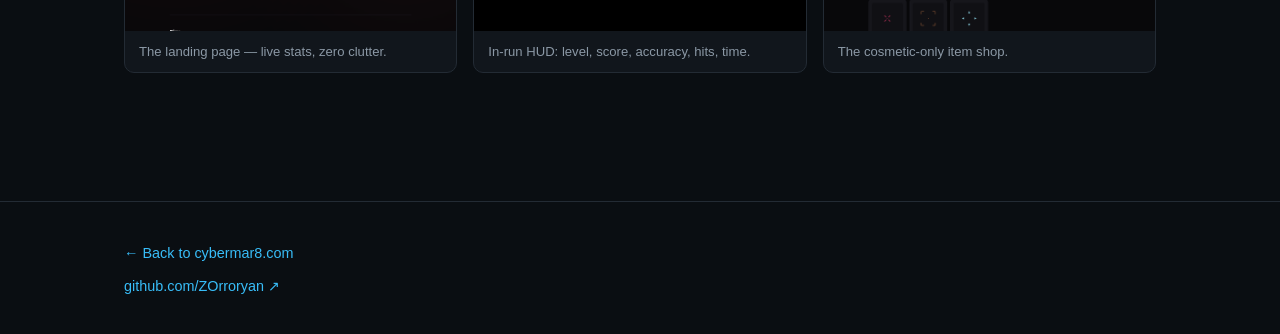
<file: projects/ramoaim.html>
<!DOCTYPE html>
<html lang="en">
<head>
<meta charset="UTF-8" />
<meta name="viewport" content="width=device-width, initial-scale=1.0" />
<title>RamoAim — Omar Ryan</title>
<link rel="icon" href="../logo.svg" type="image/svg+xml" />
<link rel="icon" href="../favicon-32.png" sizes="32x32" type="image/png" />
<link rel="apple-touch-icon" href="../apple-touch-icon.png" />
<link rel="stylesheet" href="../styles.css" />
</head>
<body>

<header class="site">
  <div class="wrap">
    <div class="brand"><img class="brand-icon" src="../logo.svg" alt="" />cyber<span>mar8</span></div>
    <nav class="site-nav">
      <a href="../index.html">Home</a>
      <a href="https://github.com/ZOrroryan/aim-trainer" target="_blank" rel="noopener">GitHub ↗</a>
    </nav>
  </div>
</header>

<section class="detail-hero">
  <div class="wrap">
    <a class="back" href="../index.html#featured">← Featured projects</a>
    <h1>RamoAim</h1>
    <p class="summary">
      A full-stack aim-training web game — 100 free levels, Endless mode, and ranked 1v1 — built on
      vanilla JavaScript and 57 Netlify serverless functions, with hand-rolled session auth, optional
      email-based 2FA, and Stripe-gated cosmetics. Live in production.
    </p>
    <div class="tags">
      <span class="tag accent">Netlify Functions</span><span class="tag accent">Netlify Blobs</span>
      <span class="tag accent">scrypt / HMAC Auth</span><span class="tag accent">2FA</span>
      <span class="tag accent">Stripe</span><span class="tag accent">Electron</span>
    </div>
    <div class="meta-links">
      <a href="https://ram-aim.cybermar8.com" target="_blank" rel="noopener">Live demo →</a>
      <a href="https://github.com/ZOrroryan/aim-trainer" target="_blank" rel="noopener">Full repo &amp; docs →</a>
    </div>
  </div>
</section>

<div class="detail-body">
  <div class="wrap">

    <section>
      <h2>Architecture</h2>
      <div class="flow">Vanilla JS/HTML/CSS frontend (hash-routed SPA, Canvas gameplay)
  → 57 Netlify Functions (auth, payments, leaderboards, ranked matchmaking, friends/chat)
  → Netlify Blobs (accounts, sessions, ranked matches, rate limits — no external DB)
  → Stripe Checkout (one-time Pro-pass tiers)
  → Resend API (2FA codes, email verification)</div>
      <p style="margin-top:16px;">Only two runtime dependencies power the entire backend: <code style="font-family: var(--mono); color: var(--accent-2);">stripe</code> and <code style="font-family: var(--mono); color: var(--accent-2);">@netlify/blobs</code>. A separate Electron wrapper packages the same live site as a Windows desktop app with auto-update.</p>
    </section>

    <section>
      <h2>Authentication &amp; 2FA</h2>
      <p>No auth library — scrypt password hashing with a random salt, and HMAC-SHA256-signed opaque session-id cookies (HttpOnly, Secure, SameSite=Lax) backed by a server-side, revocable session store in Netlify Blobs, all on Node's built-in <code style="font-family: var(--mono); color: var(--accent-2);">crypto</code> module.</p>
      <p>2FA is optional and email-based: verifying an email enables it, and login then emails a 6-digit code instead of issuing a session directly — hashed, single-use, 10-minute expiry, capped at 5 attempts. Disabling 2FA requires re-entering the password.</p>
      <p>Documented hardening: rate-limited constant-time login (a dummy hash comparison runs even for usernames that don't exist, to prevent enumeration), every function checks the requester owns the resource it's acting on, and score submissions are server-side validated against hits/shots/time/level consistency.</p>
    </section>

    <section>
      <h2>Monetization — cosmetics only</h2>
      <p><strong>All 100 campaign levels, Endless Mode, and ranked 1v1 are free.</strong> Progression gates on 3-starring a level, not on payment. Stripe Checkout sells a one-time "Pro pass" ($0.99/30 days, $9.99/year, or $29.99 forever — no subscriptions) that unlocks premium crosshair styles and 3D-shaded targets. The item shop says it plainly: <em>"Cosmetics only, never pay-to-win."</em></p>
    </section>

    <section>
      <h2>Screenshots</h2>
      <div class="shot-grid">
        <div class="shot">
          <img src="../images/ramoaim/landing.png" alt="RamoAim landing page" />
          <div class="cap">The landing page — live stats, zero clutter.</div>
        </div>
        <div class="shot">
          <img src="../images/ramoaim/gameplay.png" alt="RamoAim gameplay HUD" />
          <div class="cap">In-run HUD: level, score, accuracy, hits, time.</div>
        </div>
        <div class="shot">
          <img src="../images/ramoaim/shop.png" alt="RamoAim cosmetic item shop" />
          <div class="cap">The cosmetic-only item shop.</div>
        </div>
      </div>
    </section>

  </div>
</div>

<footer class="site">
  <div class="wrap">
    <div><a href="../index.html">← Back to cybermar8.com</a></div>
    <div class="links">
      <a href="https://github.com/ZOrroryan" target="_blank" rel="noopener">github.com/ZOrroryan ↗</a>
    </div>
  </div>
</footer>

<script src="../background.js"></script>
</body>
</html>
</file>
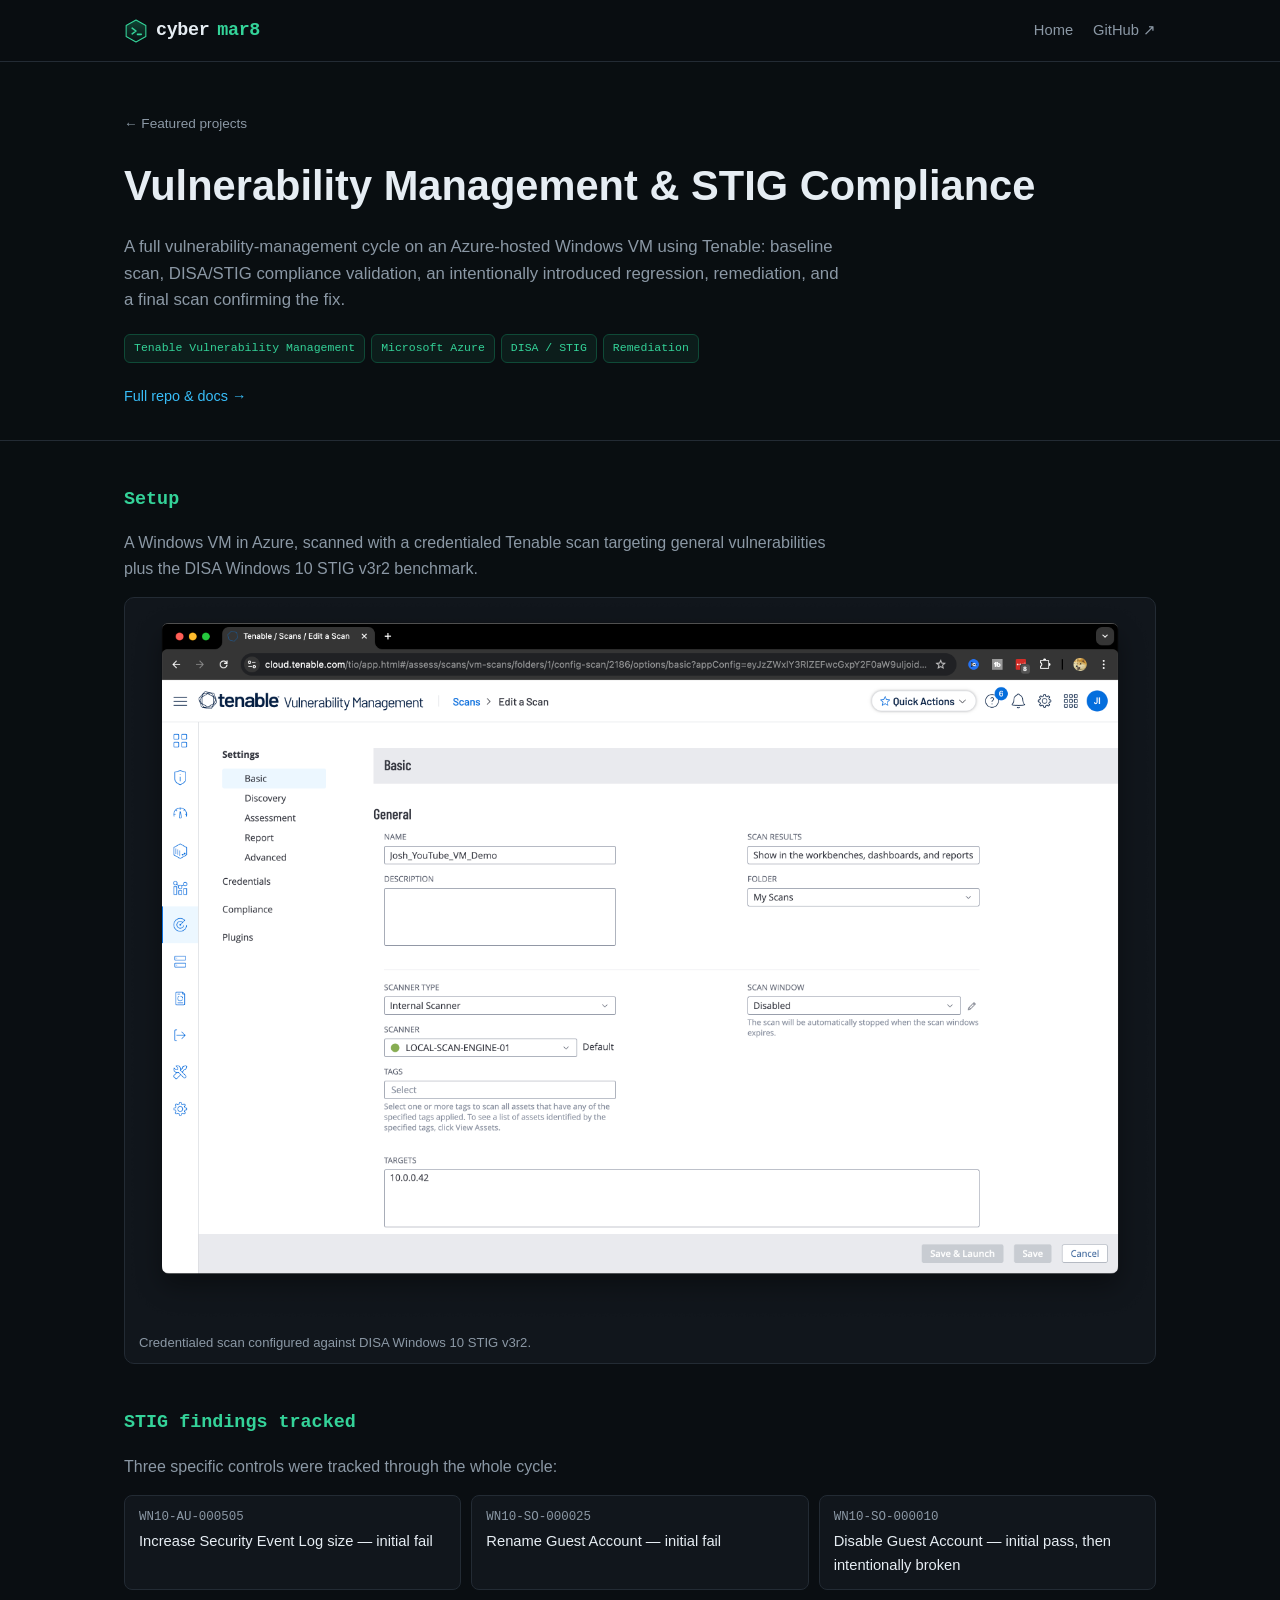
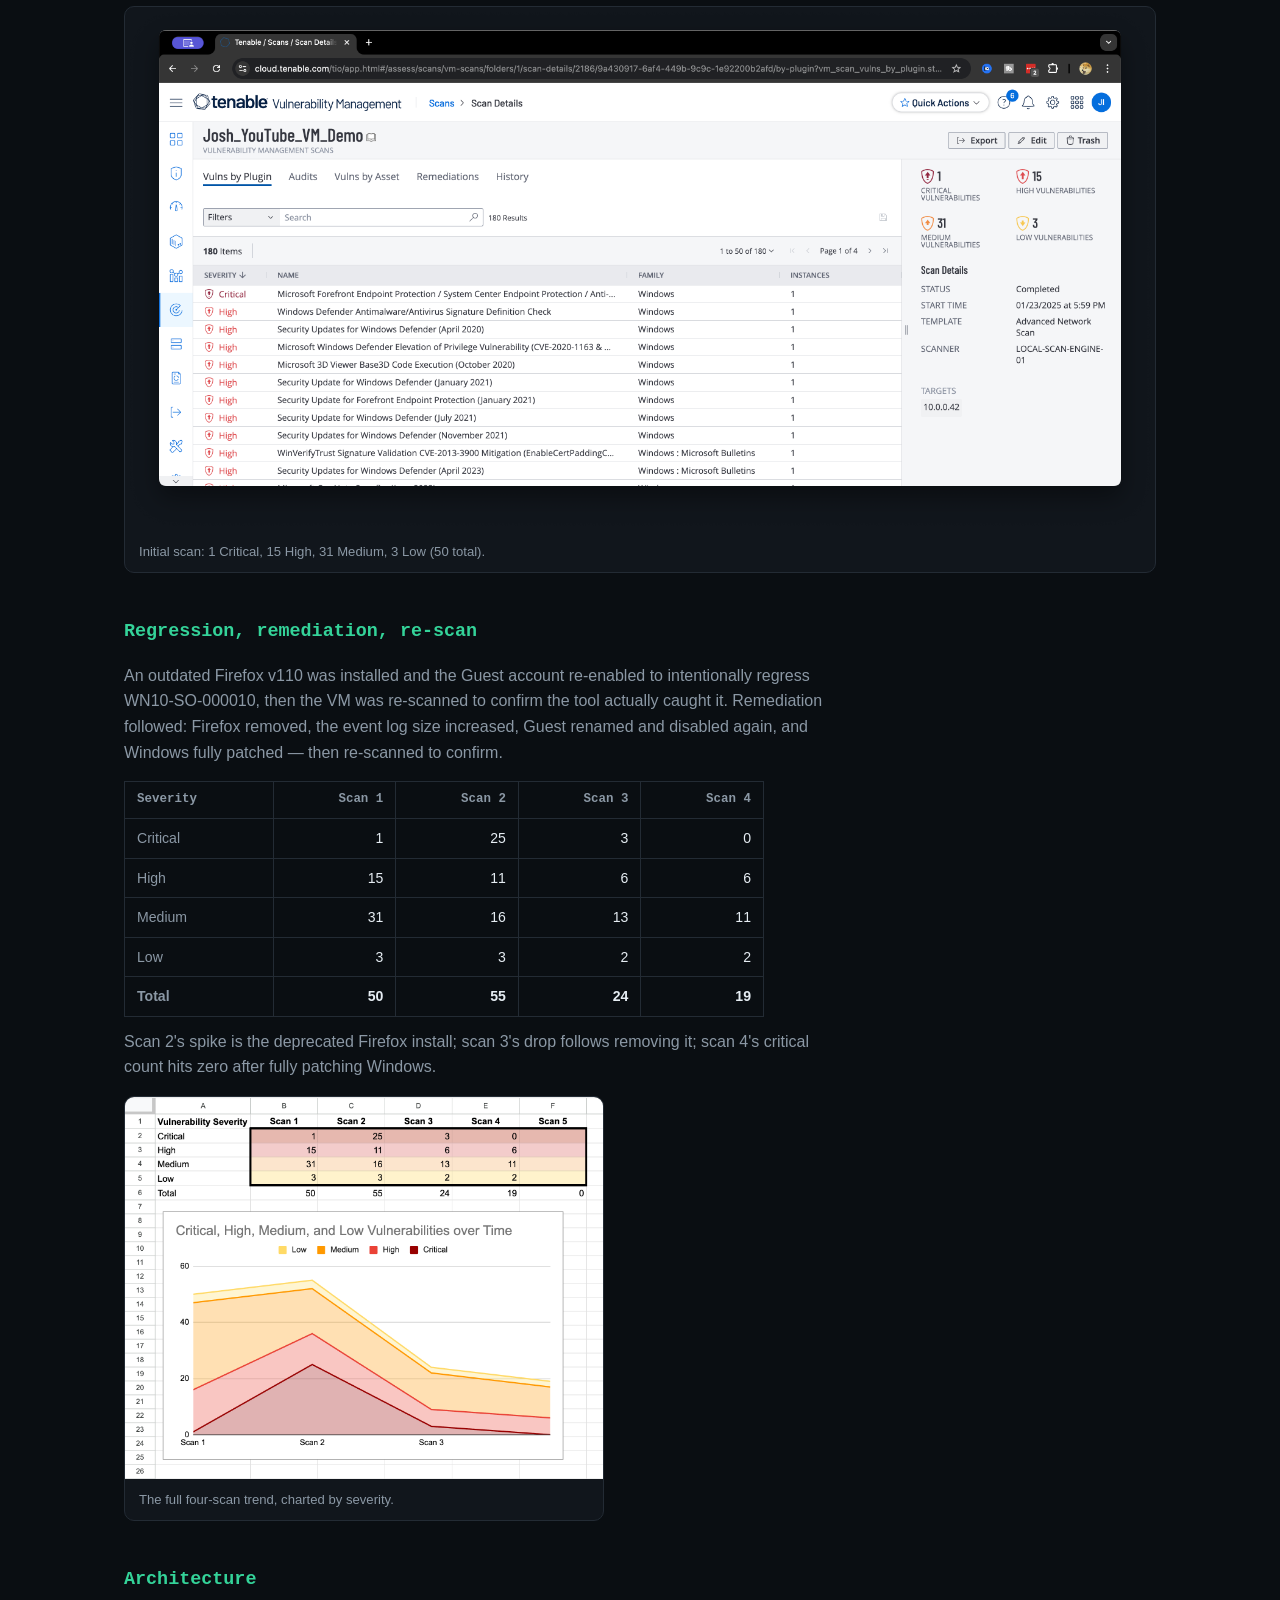
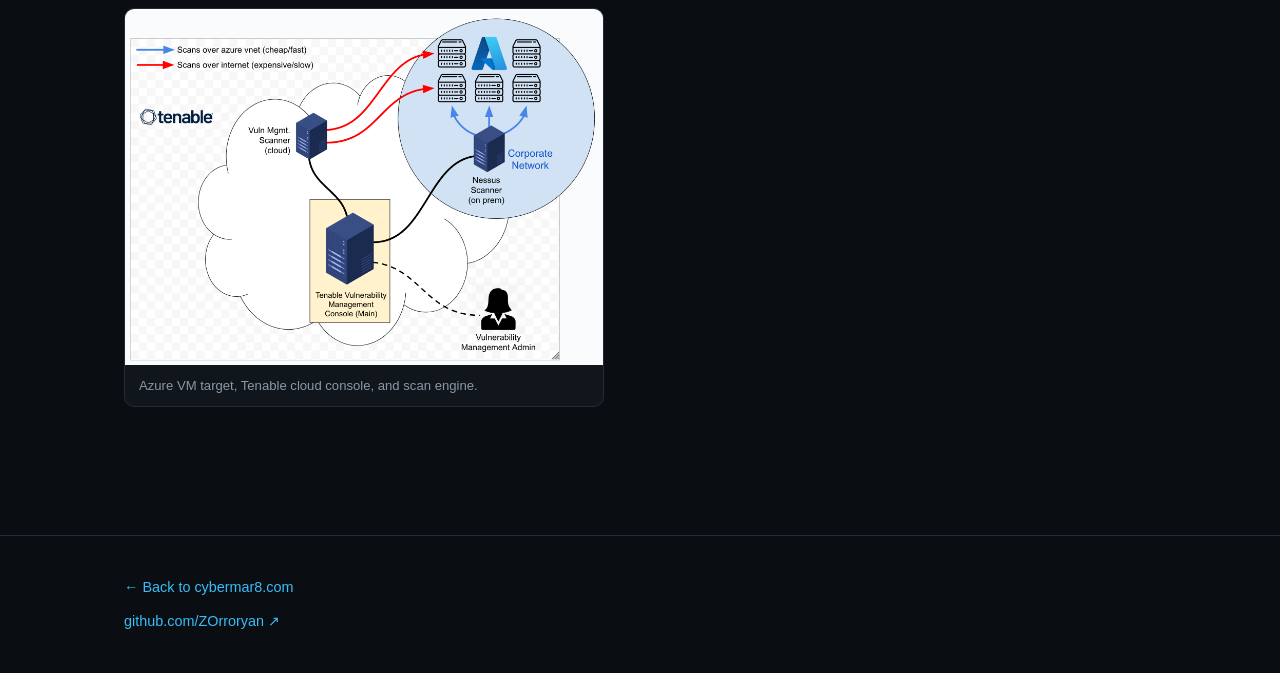
<file: projects/vuln-management.html>
<!DOCTYPE html>
<html lang="en">
<head>
<meta charset="UTF-8" />
<meta name="viewport" content="width=device-width, initial-scale=1.0" />
<title>Vulnerability Management &amp; STIG Compliance — Omar Ryan</title>
<link rel="icon" href="../logo.svg" type="image/svg+xml" />
<link rel="icon" href="../favicon-32.png" sizes="32x32" type="image/png" />
<link rel="apple-touch-icon" href="../apple-touch-icon.png" />
<link rel="stylesheet" href="../styles.css" />
</head>
<body>

<header class="site">
  <div class="wrap">
    <div class="brand"><img class="brand-icon" src="../logo.svg" alt="" />cyber<span>mar8</span></div>
    <nav class="site-nav">
      <a href="../index.html">Home</a>
      <a href="https://github.com/ZOrroryan/Vulnerability-Management-and-Threat-Hunting-Projects" target="_blank" rel="noopener">GitHub ↗</a>
    </nav>
  </div>
</header>

<section class="detail-hero">
  <div class="wrap">
    <a class="back" href="../index.html#featured">← Featured projects</a>
    <h1>Vulnerability Management &amp; STIG Compliance</h1>
    <p class="summary">
      A full vulnerability-management cycle on an Azure-hosted Windows VM using Tenable: baseline scan,
      DISA/STIG compliance validation, an intentionally introduced regression, remediation, and a final
      scan confirming the fix.
    </p>
    <div class="tags">
      <span class="tag accent">Tenable Vulnerability Management</span><span class="tag accent">Microsoft Azure</span>
      <span class="tag accent">DISA / STIG</span><span class="tag accent">Remediation</span>
    </div>
    <div class="meta-links">
      <a href="https://github.com/ZOrroryan/Vulnerability-Management-and-Threat-Hunting-Projects" target="_blank" rel="noopener">Full repo &amp; docs →</a>
    </div>
  </div>
</section>

<div class="detail-body">
  <div class="wrap">

    <section>
      <h2>Setup</h2>
      <p>A Windows VM in Azure, scanned with a credentialed Tenable scan targeting general vulnerabilities plus the DISA Windows 10 STIG v3r2 benchmark.</p>
      <div class="shot">
        <img src="../images/vuln-mgmt/scan-config.png" alt="Tenable scan configuration with DISA Windows 10 STIG v3r2" />
        <div class="cap">Credentialed scan configured against DISA Windows 10 STIG v3r2.</div>
      </div>
    </section>

    <section>
      <h2>STIG findings tracked</h2>
      <p>Three specific controls were tracked through the whole cycle:</p>
      <div class="specs">
        <div class="spec"><div class="k">WN10-AU-000505</div><div class="v">Increase Security Event Log size — initial fail</div></div>
        <div class="spec"><div class="k">WN10-SO-000025</div><div class="v">Rename Guest Account — initial fail</div></div>
        <div class="spec"><div class="k">WN10-SO-000010</div><div class="v">Disable Guest Account — initial pass, then intentionally broken</div></div>
      </div>
      <div class="shot" style="margin-top:16px;">
        <img src="../images/vuln-mgmt/initial-scan.png" alt="Initial Tenable scan results by severity" />
        <div class="cap">Initial scan: 1 Critical, 15 High, 31 Medium, 3 Low (50 total).</div>
      </div>
    </section>

    <section>
      <h2>Regression, remediation, re-scan</h2>
      <p>An outdated Firefox v110 was installed and the Guest account re-enabled to intentionally regress WN10-SO-000010, then the VM was re-scanned to confirm the tool actually caught it. Remediation followed: Firefox removed, the event log size increased, Guest renamed and disabled again, and Windows fully patched — then re-scanned to confirm.</p>
      <table class="stat-table">
        <tr><th>Severity</th><th>Scan 1</th><th>Scan 2</th><th>Scan 3</th><th>Scan 4</th></tr>
        <tr><td>Critical</td><td>1</td><td>25</td><td>3</td><td>0</td></tr>
        <tr><td>High</td><td>15</td><td>11</td><td>6</td><td>6</td></tr>
        <tr><td>Medium</td><td>31</td><td>16</td><td>13</td><td>11</td></tr>
        <tr><td>Low</td><td>3</td><td>3</td><td>2</td><td>2</td></tr>
        <tr><td><strong>Total</strong></td><td><strong>50</strong></td><td><strong>55</strong></td><td><strong>24</strong></td><td><strong>19</strong></td></tr>
      </table>
      <p style="margin-top:12px;">Scan 2's spike is the deprecated Firefox install; scan 3's drop follows removing it; scan 4's critical count hits zero after fully patching Windows.</p>
      <div class="shot" style="margin-top:16px; max-width: 480px;">
        <img src="../images/vuln-mgmt/scan-trend.png" alt="Vulnerability severity trend chart across four scans" />
        <div class="cap">The full four-scan trend, charted by severity.</div>
      </div>
    </section>

    <section>
      <h2>Architecture</h2>
      <div class="shot" style="max-width: 480px;">
        <img src="../images/vuln-mgmt/architecture.png" alt="Lab architecture: Azure VM, Tenable console, scan engine" />
        <div class="cap">Azure VM target, Tenable cloud console, and scan engine.</div>
      </div>
    </section>

  </div>
</div>

<footer class="site">
  <div class="wrap">
    <div><a href="../index.html">← Back to cybermar8.com</a></div>
    <div class="links">
      <a href="https://github.com/ZOrroryan" target="_blank" rel="noopener">github.com/ZOrroryan ↗</a>
    </div>
  </div>
</footer>

<script src="../background.js"></script>
</body>
</html>
</file>
<file: styles.css>
:root {
  --bg: #0a0e12;
  --bg-raised: #11161c;
  --bg-card: #141a21;
  --border: #232b34;
  --text: #e6edf3;
  --text-dim: #8b98a5;
  --accent: #34d399;
  --accent-dim: #0f4a37;
  --accent-2: #38bdf8;
  --warn: #f0b429;
  --mono: ui-monospace, "Cascadia Code", "Fira Code", "SFMono-Regular", Menlo, Consolas, monospace;
  --sans: -apple-system, BlinkMacSystemFont, "Segoe UI", Roboto, Helvetica, Arial, sans-serif;
}

* { box-sizing: border-box; }

html { scroll-behavior: smooth; }

body {
  margin: 0;
  background: var(--bg);
  color: var(--text);
  font-family: var(--sans);
  line-height: 1.6;
  position: relative; /* stacking-context root so #bg-canvas (z-index:-1) sits between this background and normal content, not behind it */
}

#bg-canvas {
  position: fixed;
  inset: 0;
  z-index: -1;
  pointer-events: none;
  display: block;
}

a { color: var(--accent-2); text-decoration: none; }
a:hover { text-decoration: underline; }

img { max-width: 100%; display: block; border-radius: 10px; }

.wrap {
  max-width: 1080px;
  margin: 0 auto;
  padding: 0 24px;
}

/* ---- Header / nav ---- */
header.site {
  border-bottom: 1px solid var(--border);
  position: sticky;
  top: 0;
  background: rgba(10, 14, 18, 0.9);
  backdrop-filter: blur(8px);
  z-index: 10;
}

header.site .wrap {
  display: flex;
  align-items: center;
  justify-content: space-between;
  padding-top: 16px;
  padding-bottom: 16px;
}

.brand {
  font-family: var(--mono);
  font-weight: 700;
  font-size: 1.15rem;
  color: var(--text);
  letter-spacing: -0.02em;
  display: inline-flex;
  align-items: center;
  gap: 8px;
}
.brand span { color: var(--accent); }
.brand-icon { width: 24px; height: 24px; display: block; }

nav.site-nav { display: flex; gap: 20px; font-size: 0.92rem; }
nav.site-nav a { color: var(--text-dim); }
nav.site-nav a:hover { color: var(--text); text-decoration: none; }

/* ---- Hero ---- */
.hero { padding: 72px 0 56px; }
.hero .kicker {
  font-family: var(--mono);
  color: var(--accent);
  font-size: 0.85rem;
  letter-spacing: 0.08em;
  text-transform: uppercase;
  margin-bottom: 16px;
}
.hero h1 {
  font-size: clamp(2rem, 5vw, 3.2rem);
  line-height: 1.1;
  margin: 0 0 20px;
  letter-spacing: -0.02em;
}
.hero p.lede {
  color: var(--text-dim);
  font-size: 1.1rem;
  max-width: 640px;
  margin: 0 0 28px;
}
.hero .disciplines {
  display: flex;
  flex-wrap: wrap;
  gap: 8px;
  margin-bottom: 32px;
}
.hero .cta { display: flex; gap: 12px; flex-wrap: wrap; }

.btn {
  display: inline-flex;
  align-items: center;
  gap: 8px;
  padding: 11px 20px;
  border-radius: 8px;
  font-size: 0.92rem;
  font-weight: 600;
  border: 1px solid var(--border);
}
.btn:hover { text-decoration: none; }
.btn.primary { background: var(--accent); color: #06251b; border-color: var(--accent); }
.btn.primary:hover { background: #2bc38d; }
.btn.ghost { background: transparent; color: var(--text); }
.btn.ghost:hover { border-color: var(--text-dim); }

/* ---- Tags ---- */
.tag {
  font-family: var(--mono);
  font-size: 0.72rem;
  padding: 4px 9px;
  border-radius: 6px;
  background: var(--bg-raised);
  border: 1px solid var(--border);
  color: var(--text-dim);
  white-space: nowrap;
}
.tag.accent { color: var(--accent); border-color: var(--accent-dim); background: rgba(52, 211, 153, 0.08); }

/* ---- Section headers ---- */
section.category { padding: 44px 0; border-top: 1px solid var(--border); }
section.category h2 {
  font-family: var(--mono);
  font-size: 1.4rem;
  margin: 0 0 6px;
}
section.category .category-desc {
  color: var(--text-dim);
  font-size: 0.95rem;
  margin: 0 0 24px;
  max-width: 640px;
}
.featured-ref {
  font-size: 0.85rem;
  color: var(--text-dim);
  margin-bottom: 18px;
}

/* ---- Featured cards (homepage) ---- */
h2.section-title {
  font-family: var(--mono);
  font-size: 1.1rem;
  color: var(--text-dim);
  letter-spacing: 0.06em;
  text-transform: uppercase;
  margin: 0 0 24px;
}

.featured-grid { display: grid; gap: 20px; }

.featured-card {
  display: grid;
  grid-template-columns: 1fr 1.3fr;
  gap: 0;
  background: var(--bg-card);
  border: 1px solid var(--border);
  border-radius: 14px;
  overflow: hidden;
  transition: border-color 0.15s;
}
.featured-card:hover { border-color: var(--accent-dim); }
.featured-card .thumb {
  background: var(--bg-raised);
  min-height: 220px;
  overflow: hidden;
}
.featured-card .thumb img { width: 100%; height: 100%; object-fit: cover; border-radius: 0; display: block; }
.featured-card .body { padding: 26px 28px; display: flex; flex-direction: column; }
.featured-card .num {
  font-family: var(--mono);
  color: var(--accent);
  font-size: 0.8rem;
  margin-bottom: 8px;
}
.featured-card h3 { margin: 0 0 10px; font-size: 1.35rem; }
.featured-card p { color: var(--text-dim); margin: 0 0 16px; font-size: 0.95rem; }
.featured-card .tags { display: flex; flex-wrap: wrap; gap: 6px; margin-bottom: 18px; }
.featured-card .links { display: flex; gap: 14px; margin-top: auto; font-size: 0.88rem; }

@media (max-width: 720px) {
  .featured-card { grid-template-columns: 1fr; }
  .featured-card .thumb { min-height: 160px; }
}

/* ---- Small project cards ---- */
.project-grid {
  display: grid;
  grid-template-columns: repeat(auto-fill, minmax(240px, 1fr));
  gap: 14px;
}
.project-card {
  background: var(--bg-card);
  border: 1px solid var(--border);
  border-radius: 10px;
  overflow: hidden;
}
.project-card .thumb { height: 130px; overflow: hidden; background: var(--bg-raised); }
.project-card .thumb img { width: 100%; height: 100%; object-fit: cover; border-radius: 0; }
.project-card .card-body { padding: 18px; }
.project-card h4 { margin: 0 0 6px; font-size: 1rem; }
.project-card .skill { font-size: 0.82rem; color: var(--accent); font-family: var(--mono); margin-bottom: 8px; }
.project-card p { font-size: 0.85rem; color: var(--text-dim); margin: 0 0 12px; }
.project-card .tags { display: flex; flex-wrap: wrap; gap: 5px; margin-bottom: 12px; }
.project-card a.repo-link { font-size: 0.82rem; font-family: var(--mono); }

/* ---- Detail pages ---- */
.detail-hero { padding: 48px 0 32px; border-bottom: 1px solid var(--border); }
.detail-hero .back { font-size: 0.85rem; color: var(--text-dim); margin-bottom: 18px; display: inline-block; }
.detail-hero h1 { font-size: clamp(1.8rem, 4vw, 2.6rem); margin: 0 0 14px; }
.detail-hero .summary { color: var(--text-dim); font-size: 1.05rem; max-width: 720px; margin: 0 0 20px; }
.detail-hero .tags { display: flex; flex-wrap: wrap; gap: 6px; margin-bottom: 22px; }
.detail-hero .meta-links { display: flex; gap: 16px; font-size: 0.9rem; flex-wrap: wrap; }

.detail-body { padding: 44px 0; }
.detail-body section { margin-bottom: 44px; }
.detail-body h2 {
  font-family: var(--mono);
  font-size: 1.15rem;
  color: var(--accent);
  margin: 0 0 14px;
}
.detail-body p { color: var(--text-dim); max-width: 720px; }
.detail-body p strong { color: var(--text); }

.flow {
  font-family: var(--mono);
  font-size: 0.9rem;
  background: var(--bg-raised);
  border: 1px solid var(--border);
  border-radius: 10px;
  padding: 18px 20px;
  color: var(--accent-2);
  overflow-x: auto;
  white-space: pre;
  max-width: 100%;
}

.shot-grid { display: grid; grid-template-columns: repeat(auto-fit, minmax(280px, 1fr)); gap: 16px; }
.shot { background: var(--bg-raised); border: 1px solid var(--border); border-radius: 10px; overflow: hidden; }
.shot img { border-radius: 0; }
.shot .cap { padding: 10px 14px; font-size: 0.82rem; color: var(--text-dim); }

.specs { display: grid; grid-template-columns: repeat(auto-fit, minmax(220px, 1fr)); gap: 10px; }
.specs .spec { background: var(--bg-raised); border: 1px solid var(--border); border-radius: 8px; padding: 12px 14px; }
.specs .spec .k { font-size: 0.78rem; color: var(--text-dim); font-family: var(--mono); }
.specs .spec .v { font-size: 0.92rem; margin-top: 2px; }

.note {
  border-left: 3px solid var(--warn);
  background: rgba(240, 180, 41, 0.07);
  padding: 12px 16px;
  border-radius: 0 8px 8px 0;
  font-size: 0.88rem;
  color: var(--text-dim);
  max-width: 720px;
}
.note strong { color: var(--warn); }

table.stat-table { border-collapse: collapse; width: 100%; max-width: 640px; font-size: 0.88rem; }
table.stat-table th, table.stat-table td { border: 1px solid var(--border); padding: 8px 12px; text-align: right; }
table.stat-table th:first-child, table.stat-table td:first-child { text-align: left; color: var(--text-dim); }
table.stat-table th { font-family: var(--mono); color: var(--text-dim); font-weight: 600; font-size: 0.78rem; }

/* ---- Architecture diagram (IlmQuest, no screenshots) ---- */
.arch-diagram {
  display: flex;
  flex-wrap: wrap;
  gap: 10px;
  align-items: center;
}
.arch-node {
  font-family: var(--mono);
  font-size: 0.82rem;
  background: var(--bg-raised);
  border: 1px solid var(--border);
  border-radius: 8px;
  padding: 10px 14px;
  color: var(--text);
}
.arch-node.accent { border-color: var(--accent-dim); color: var(--accent); }
.arch-arrow { color: var(--text-dim); font-family: var(--mono); }

/* ---- Footer ---- */
footer.site {
  border-top: 1px solid var(--border);
  padding: 40px 0;
  margin-top: 40px;
  color: var(--text-dim);
  font-size: 0.9rem;
}
footer.site .links { display: flex; gap: 20px; margin-top: 10px; flex-wrap: wrap; }
</file>
